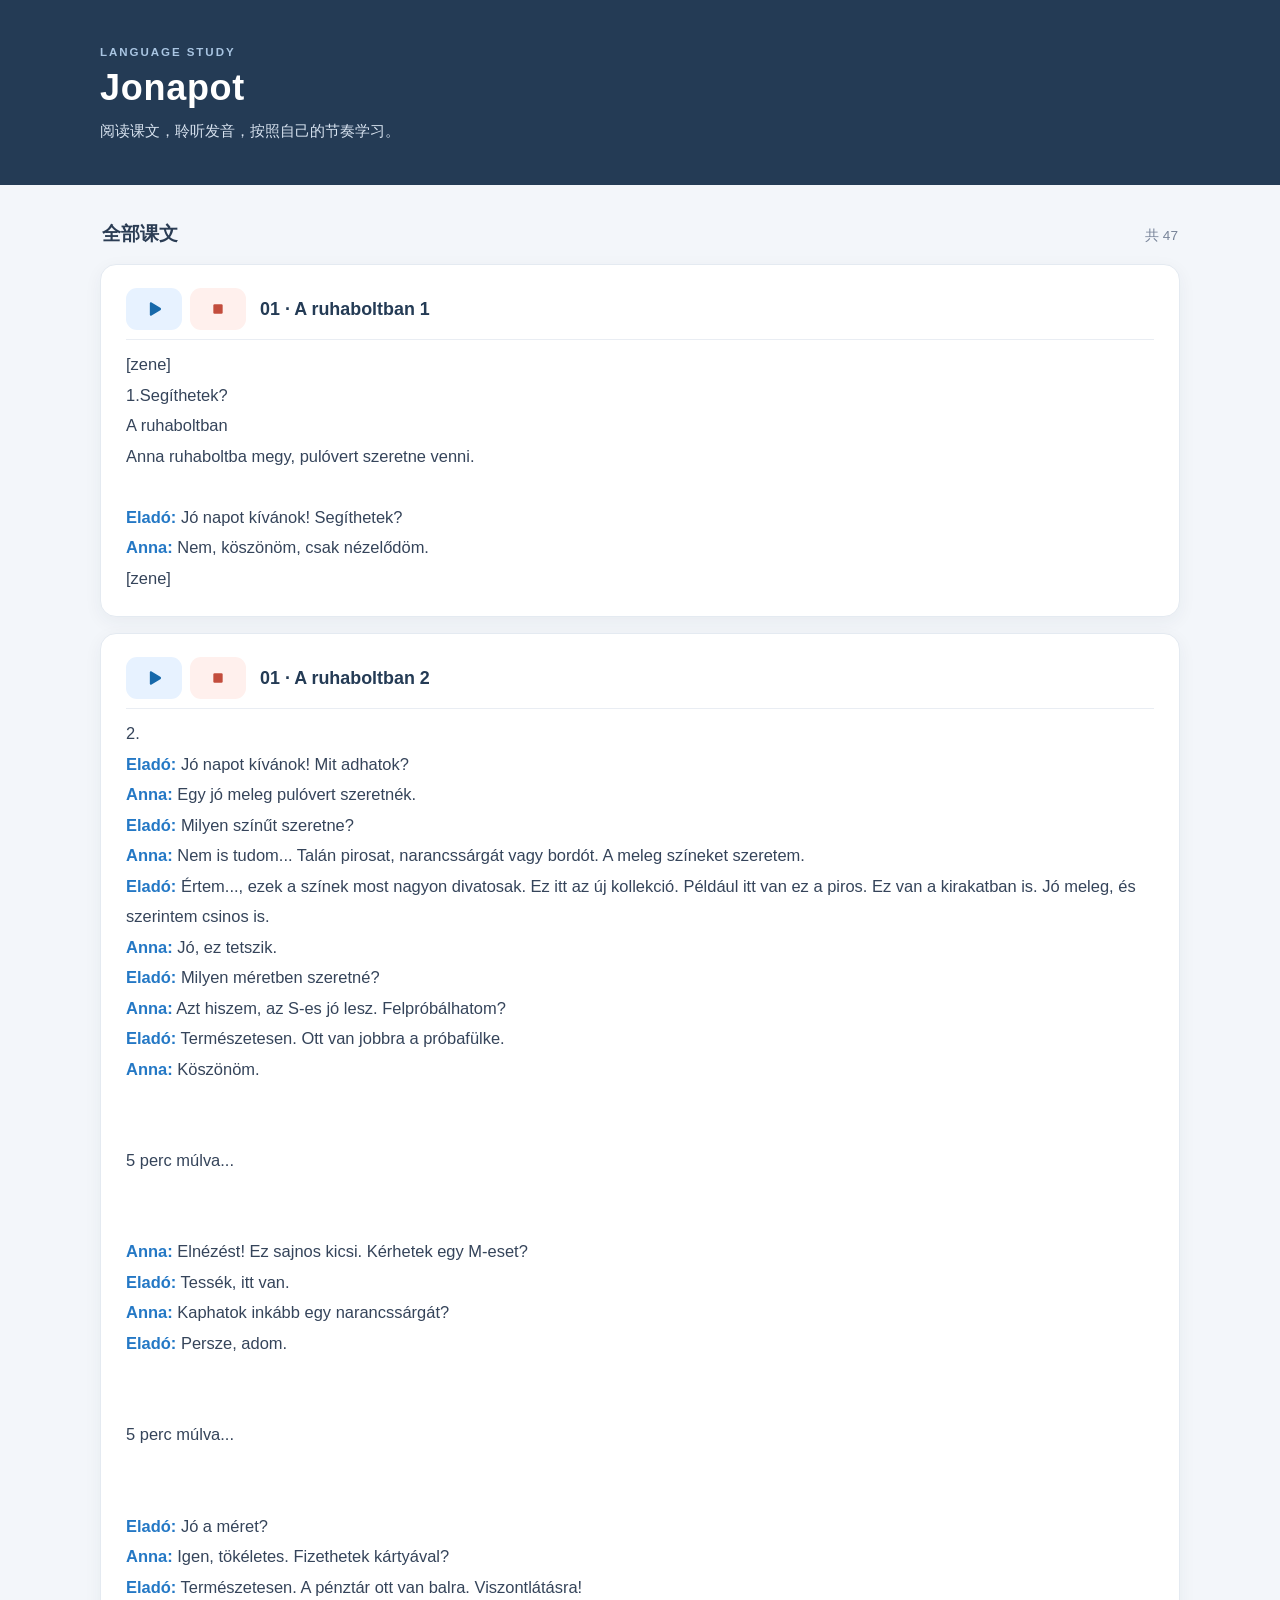
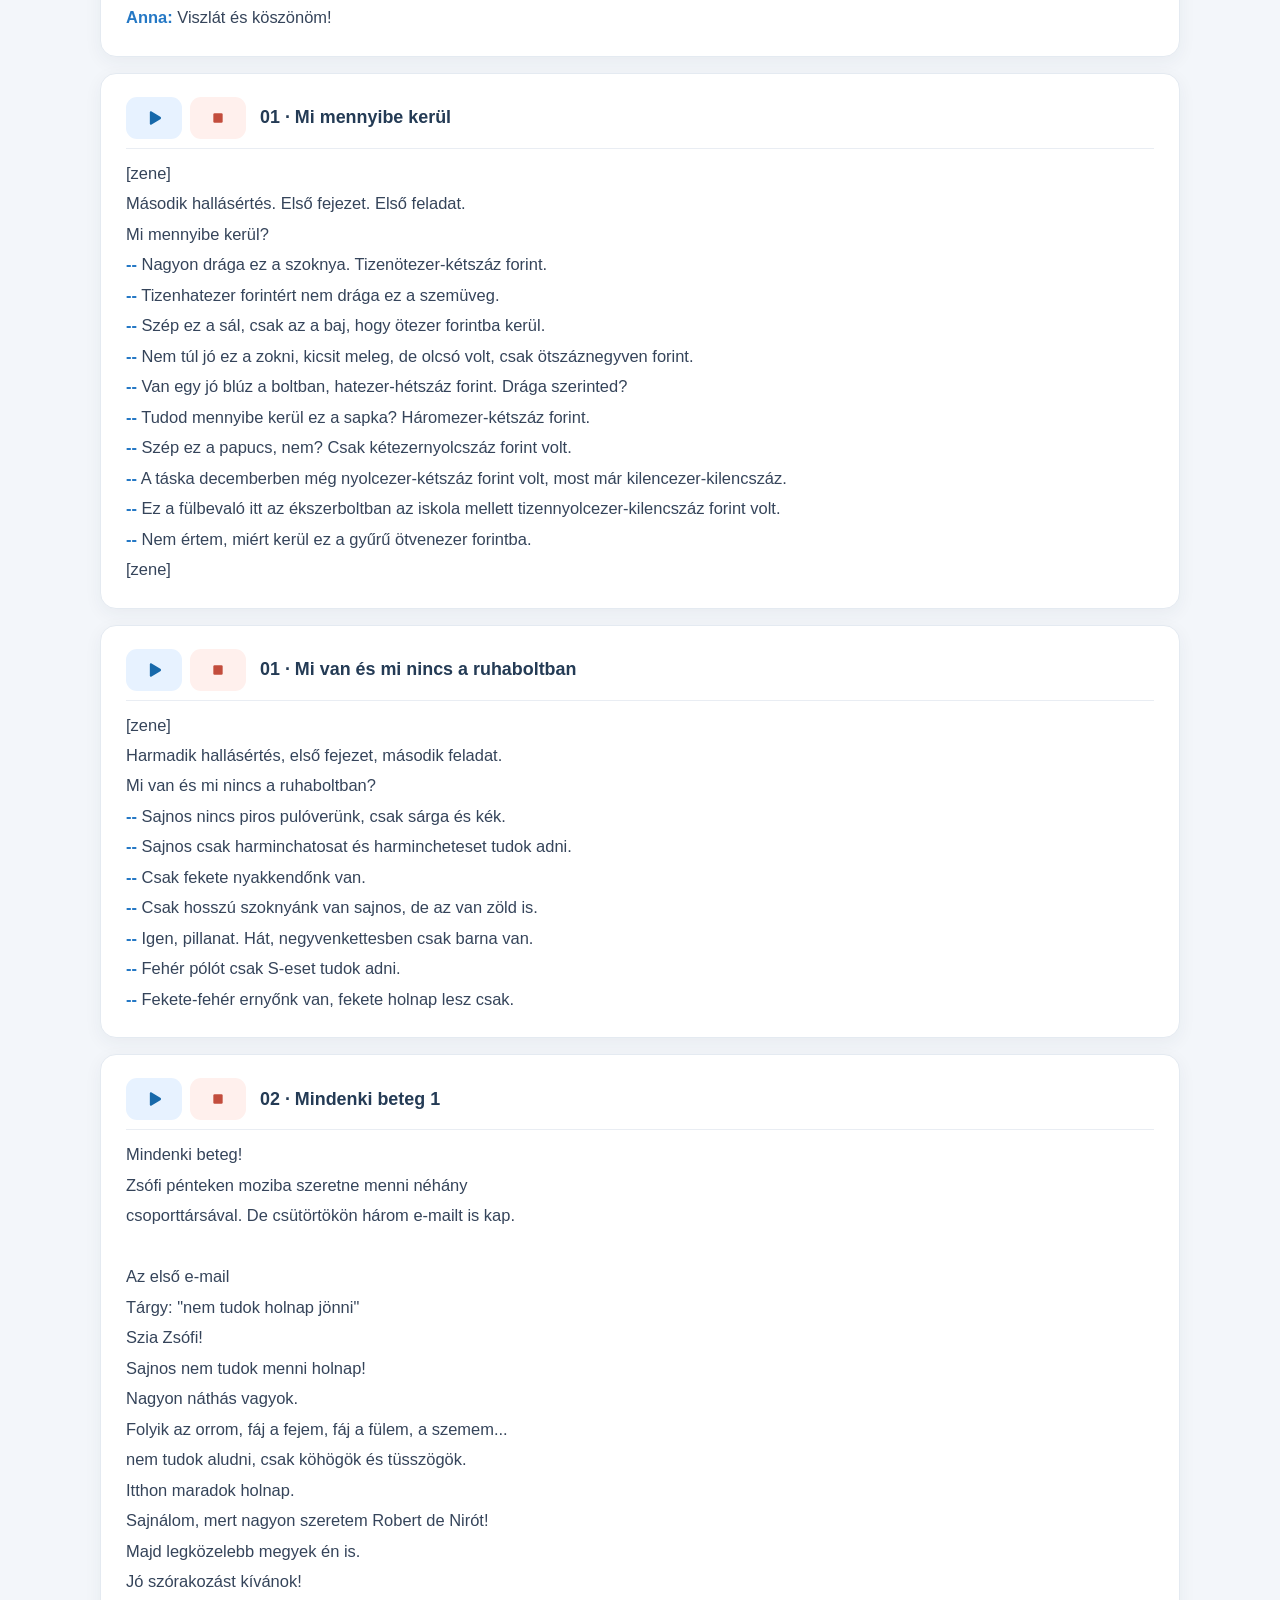
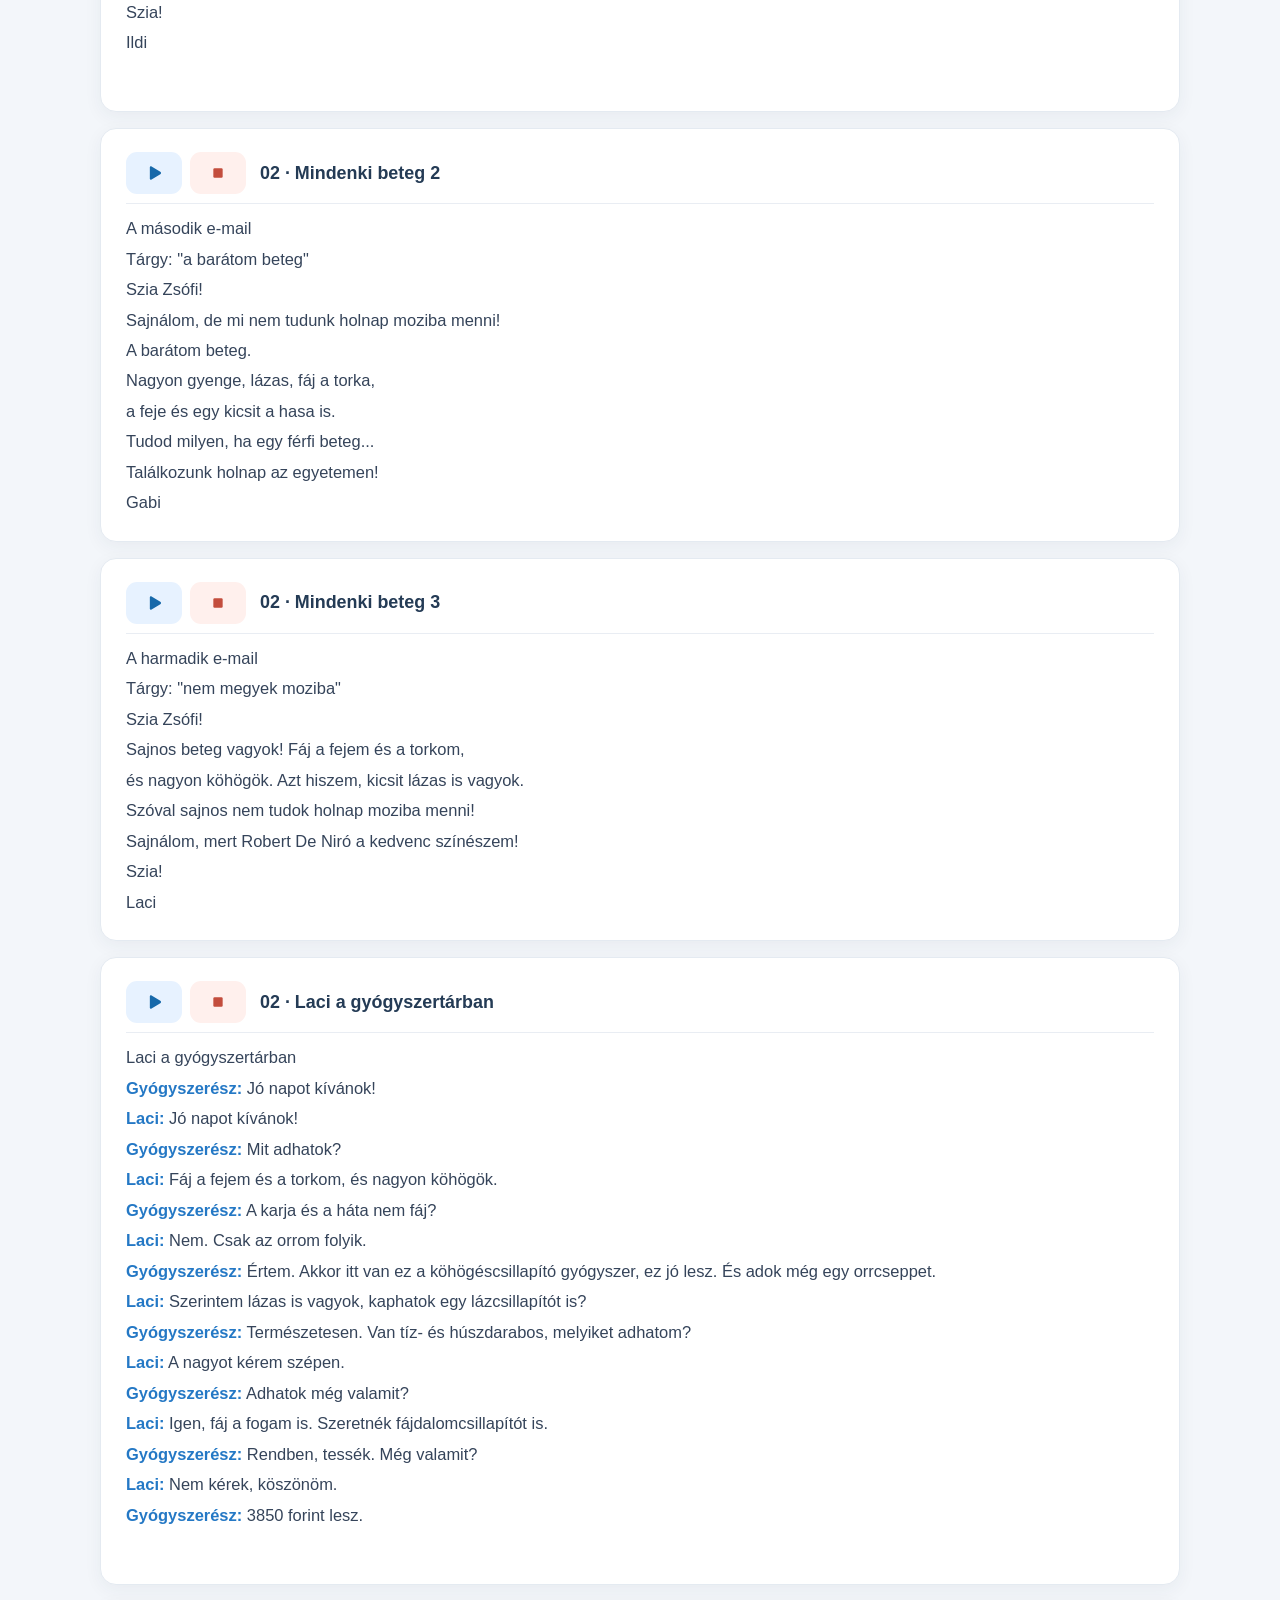
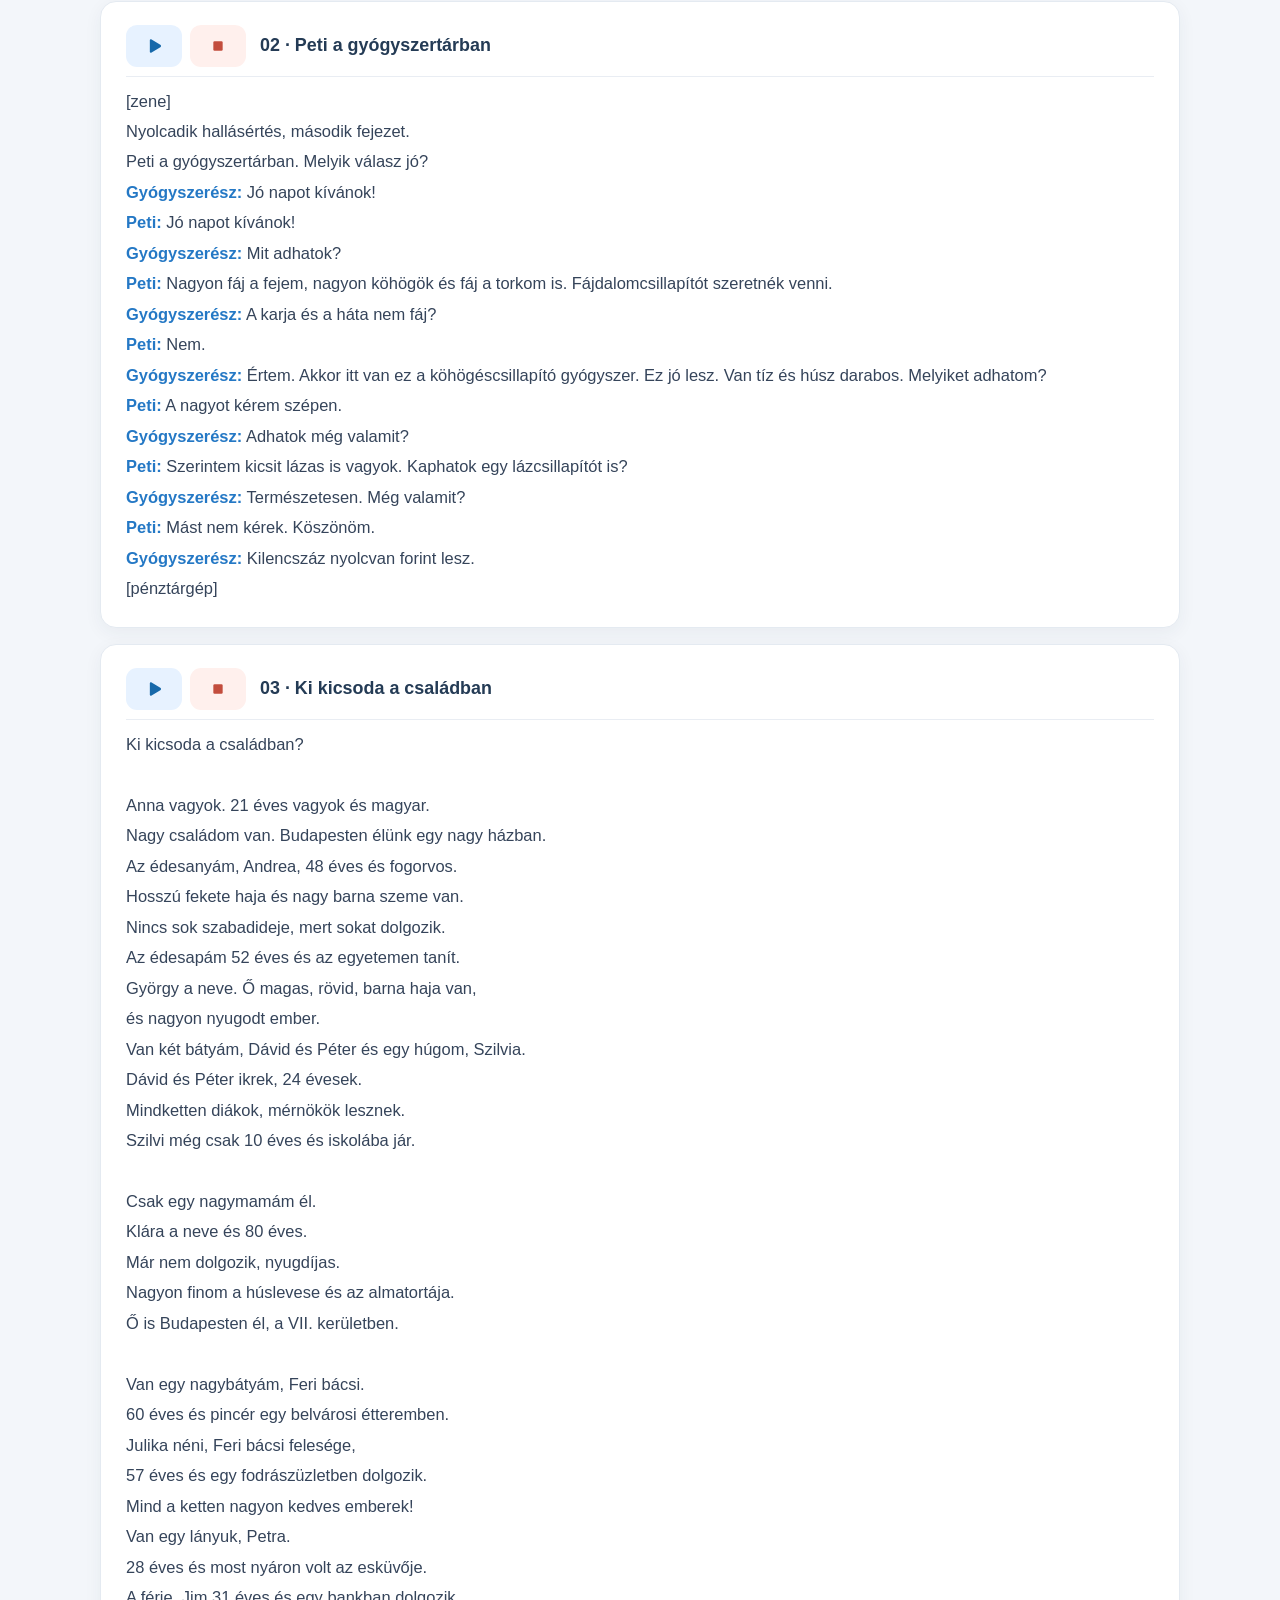
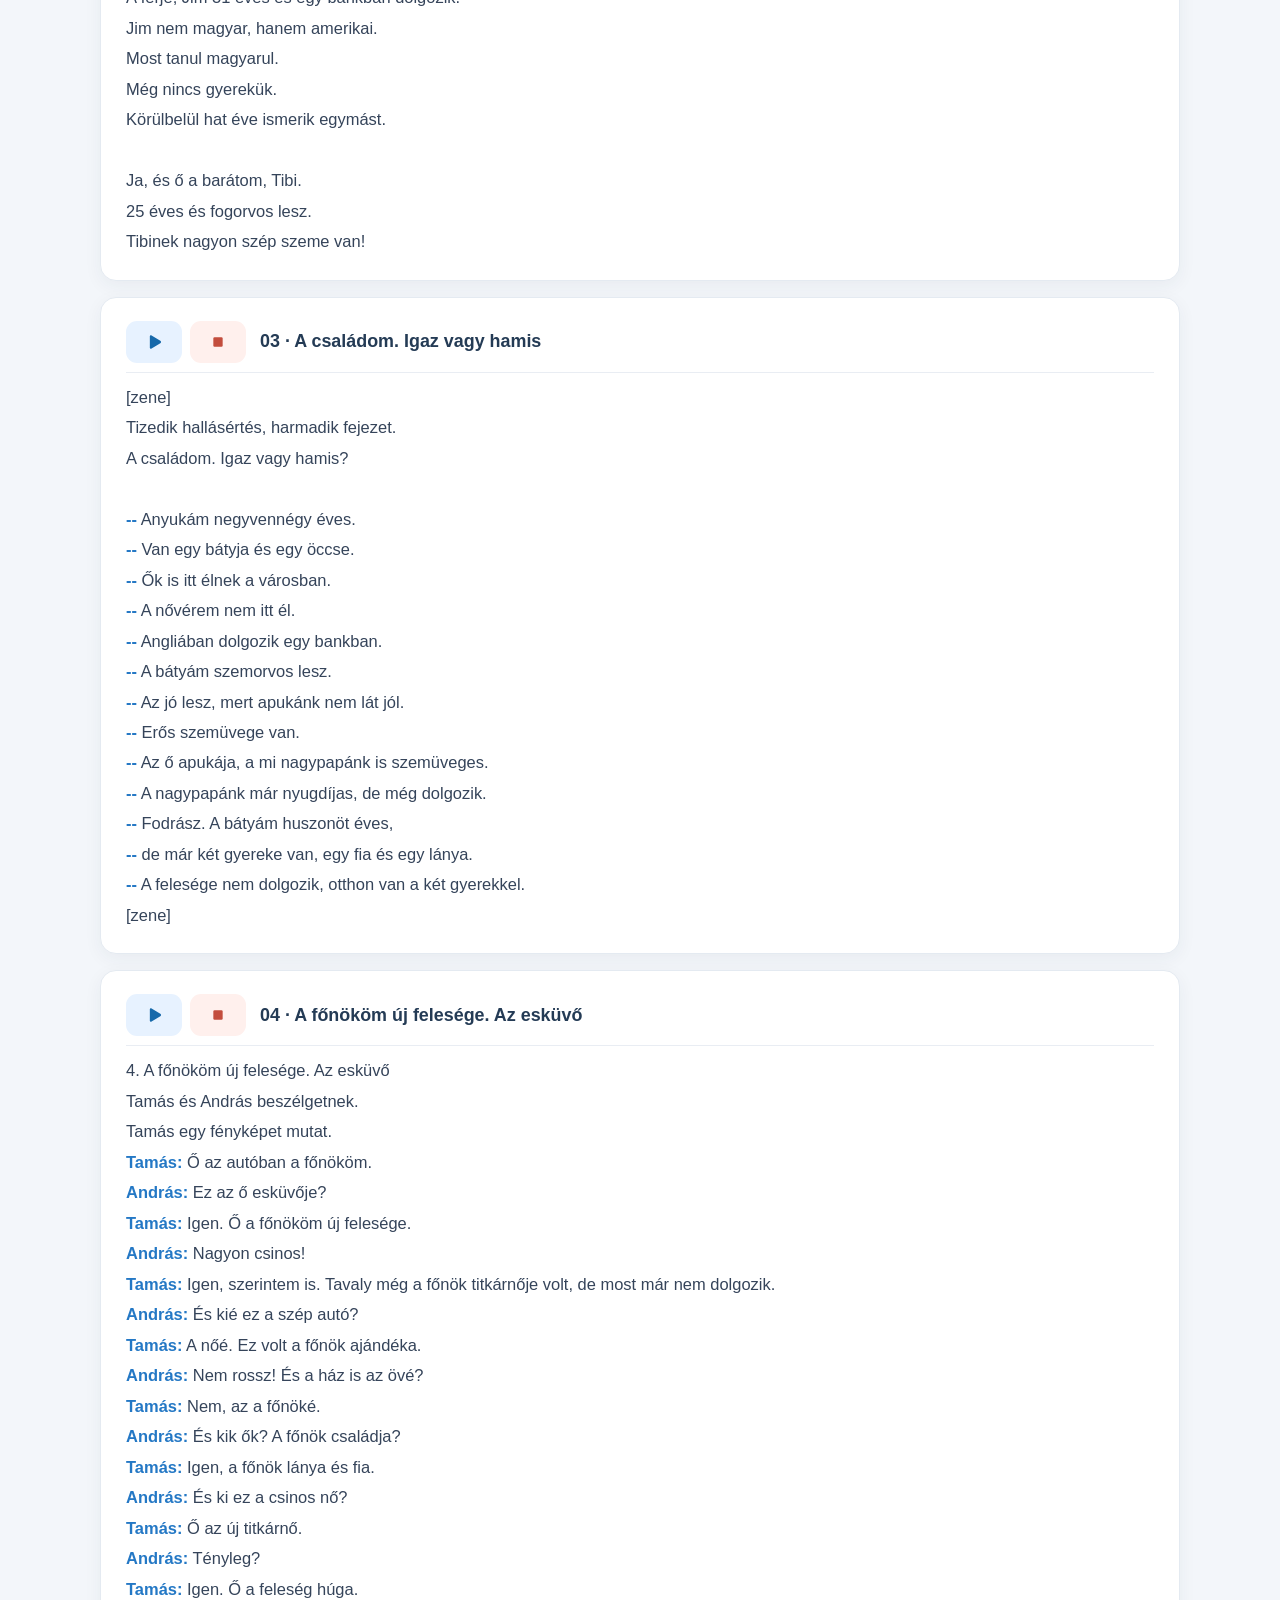
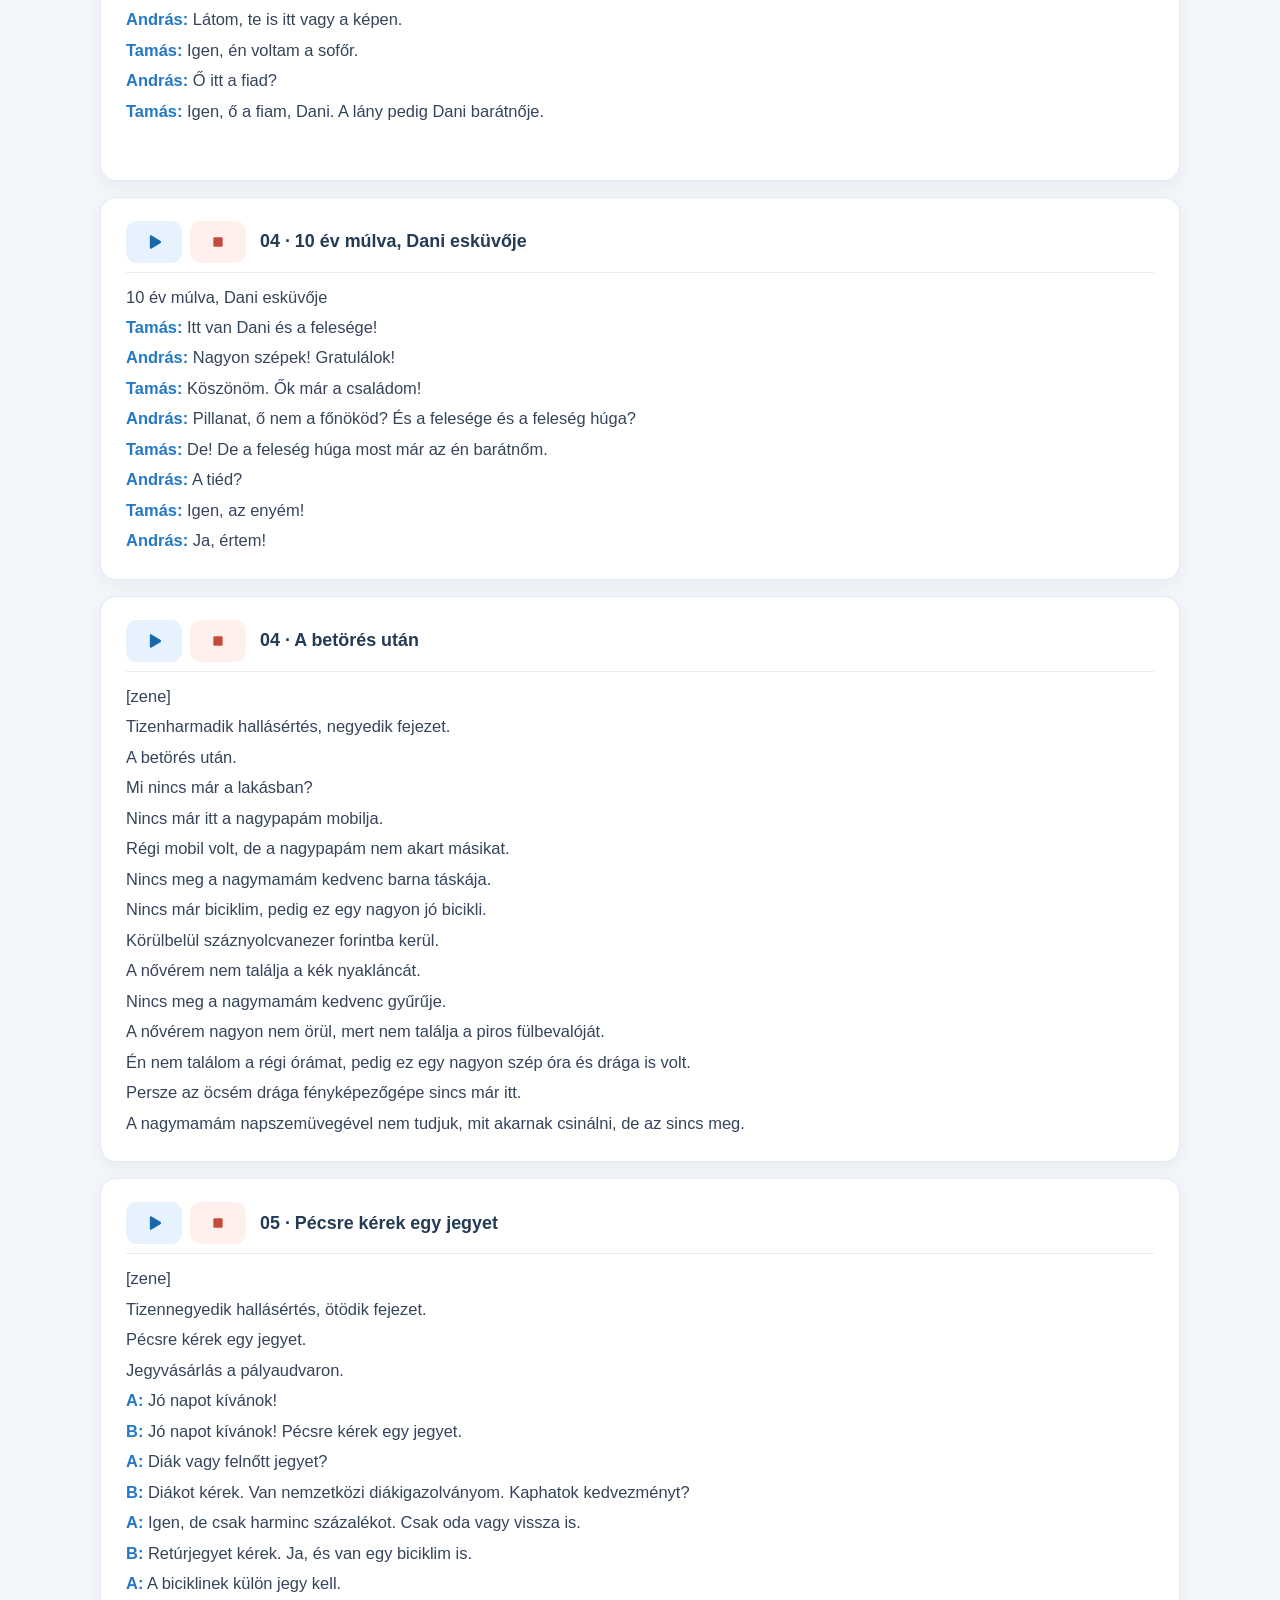
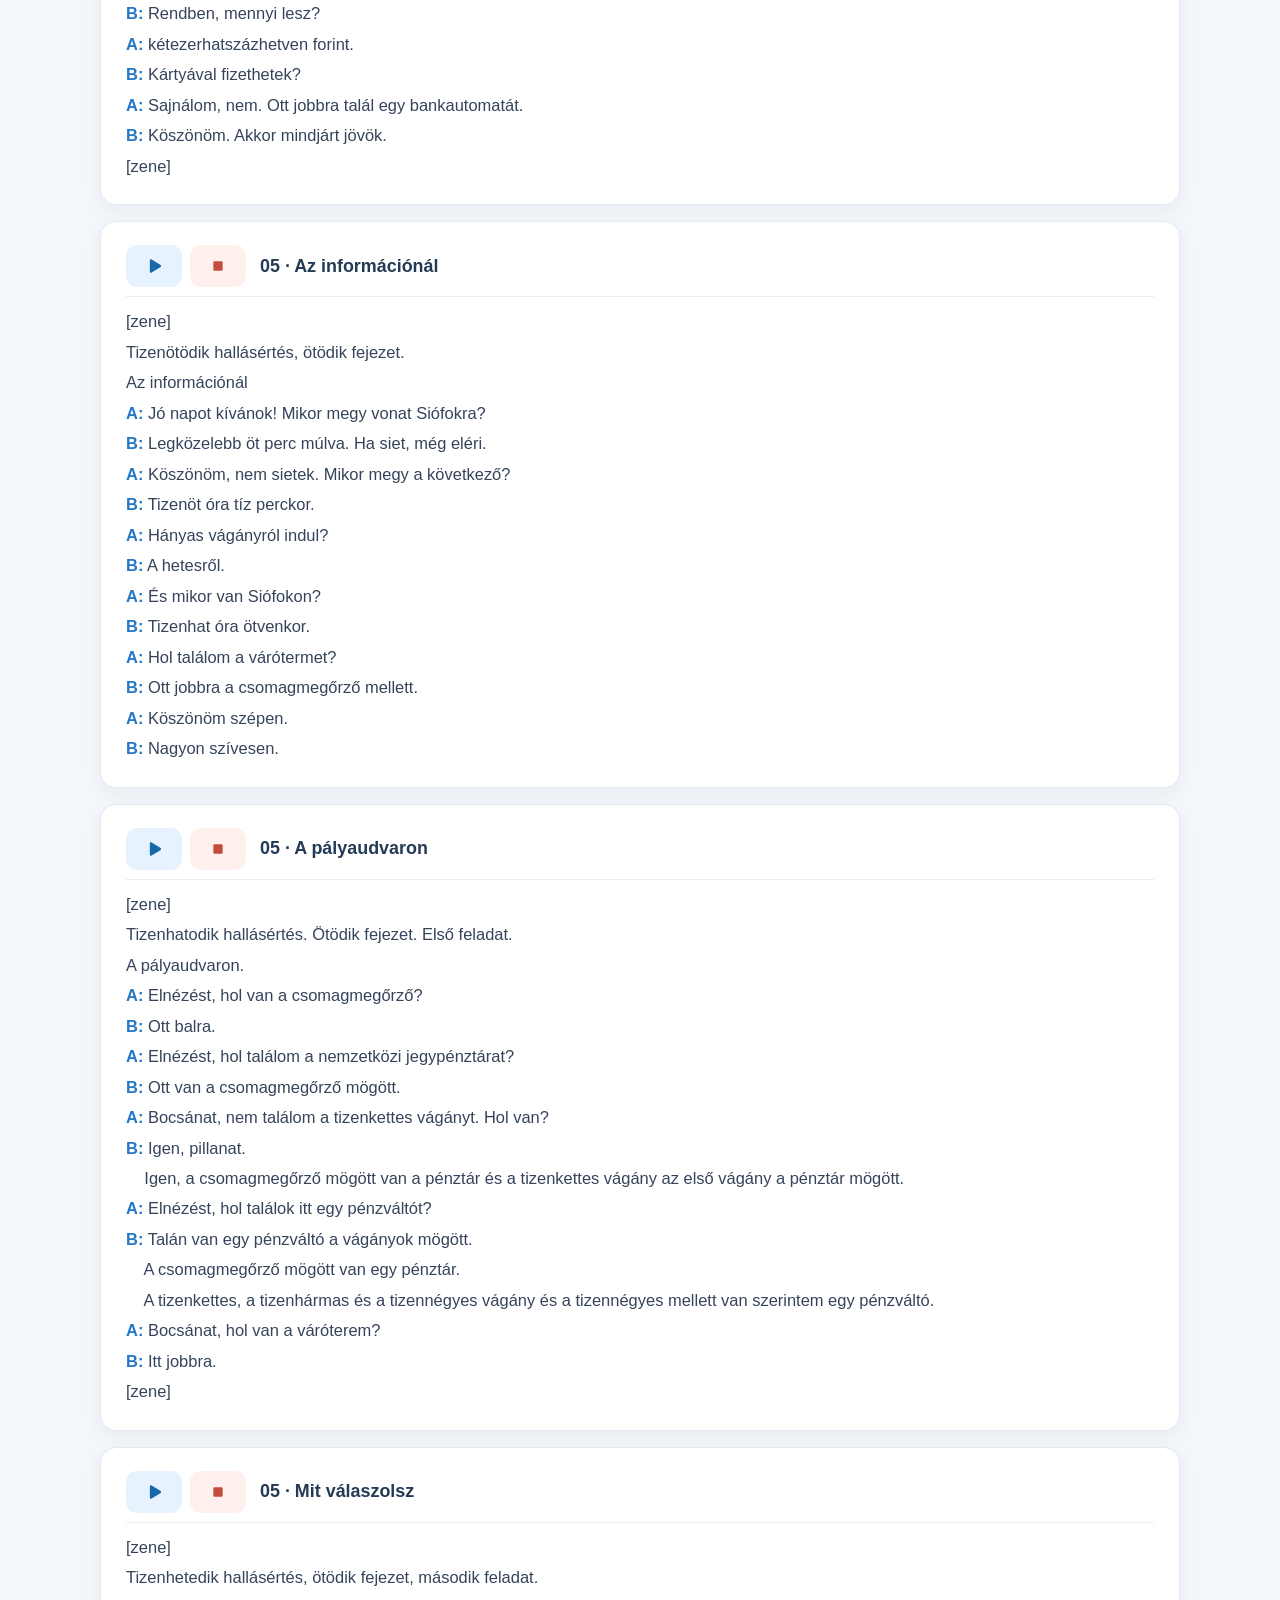
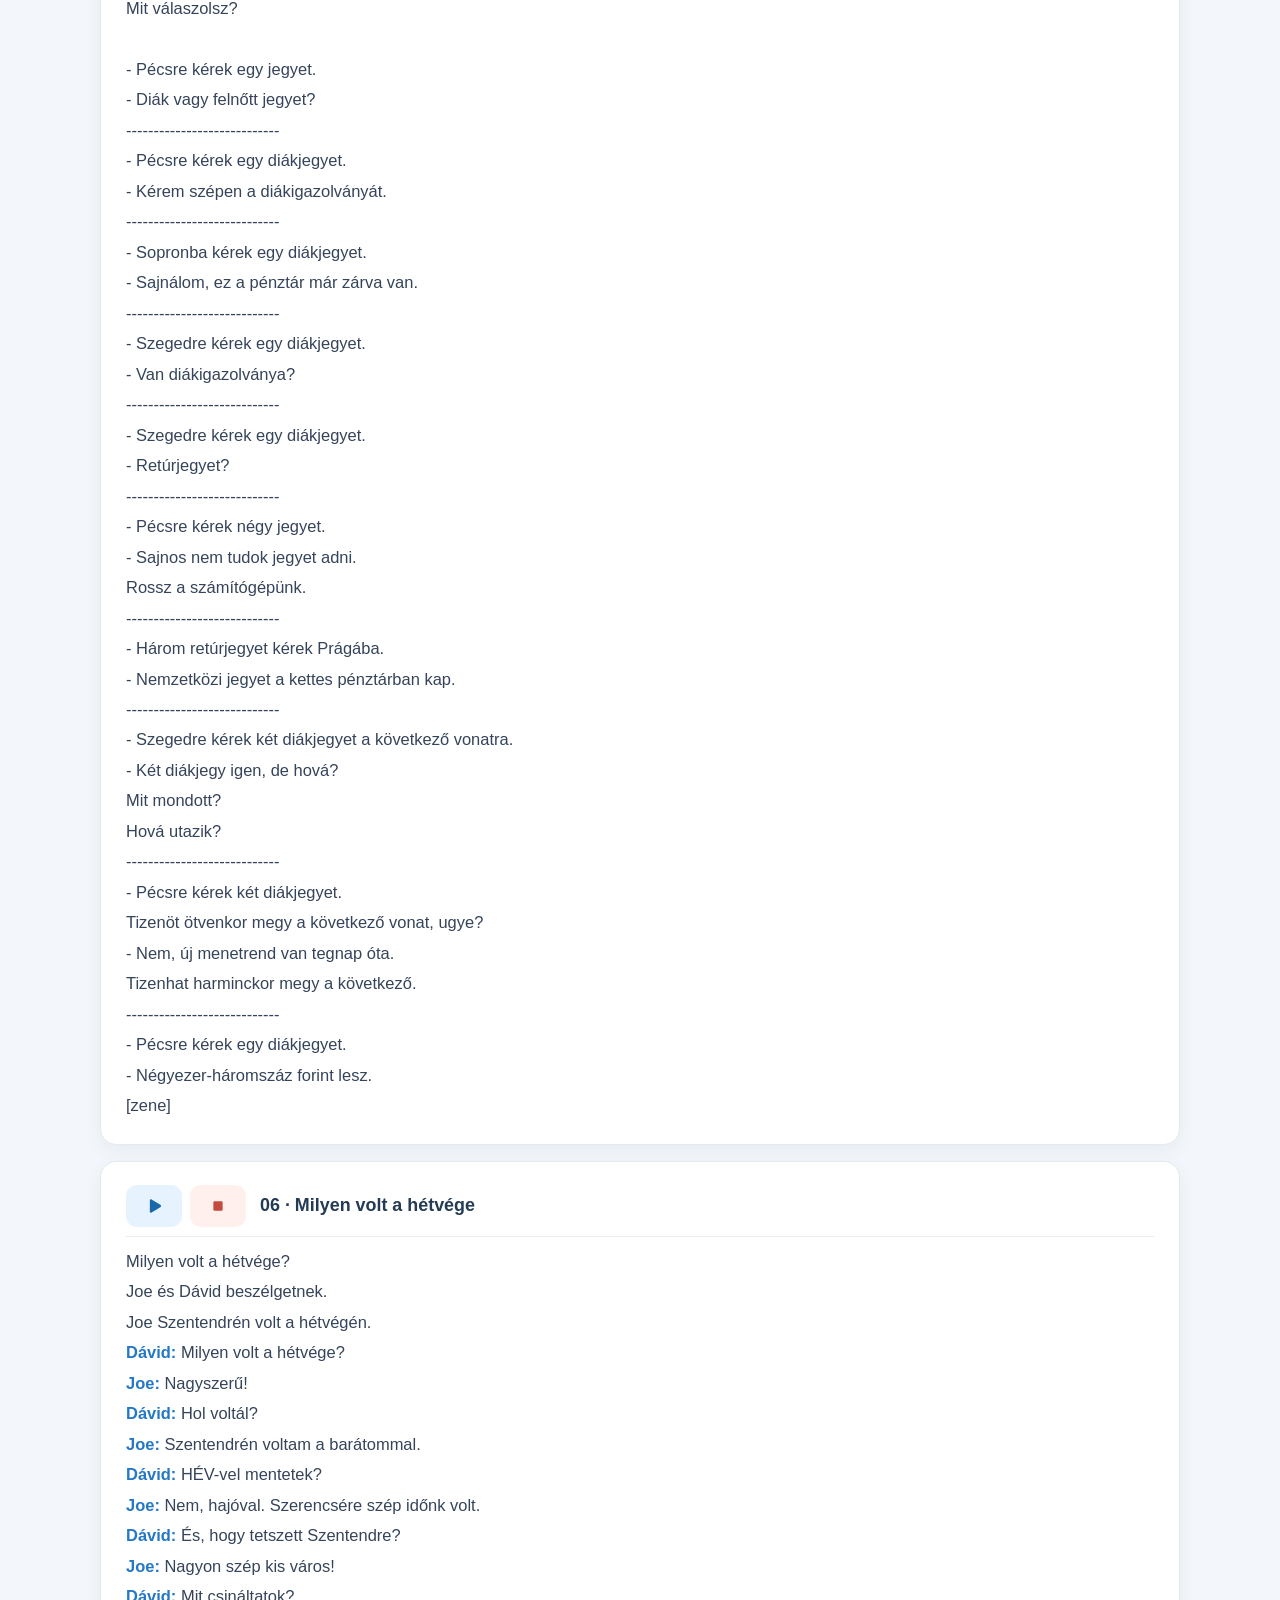
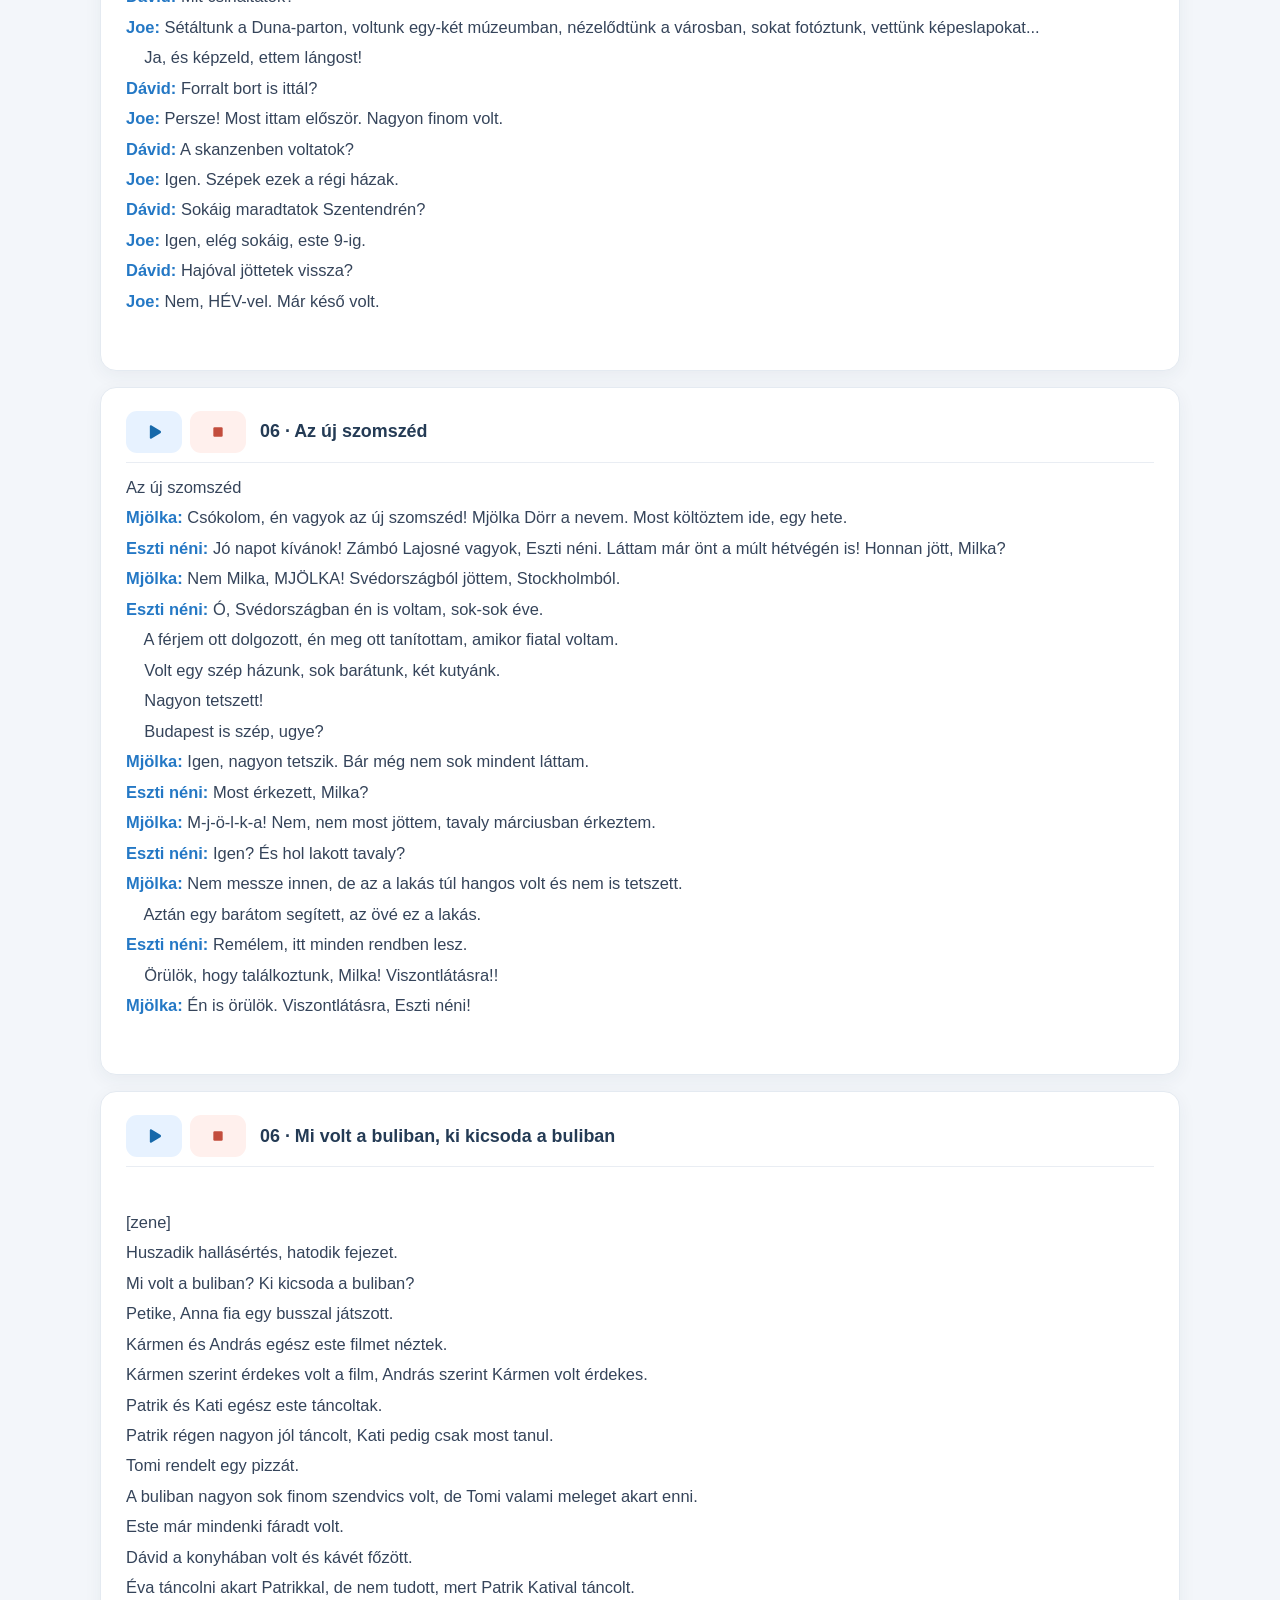
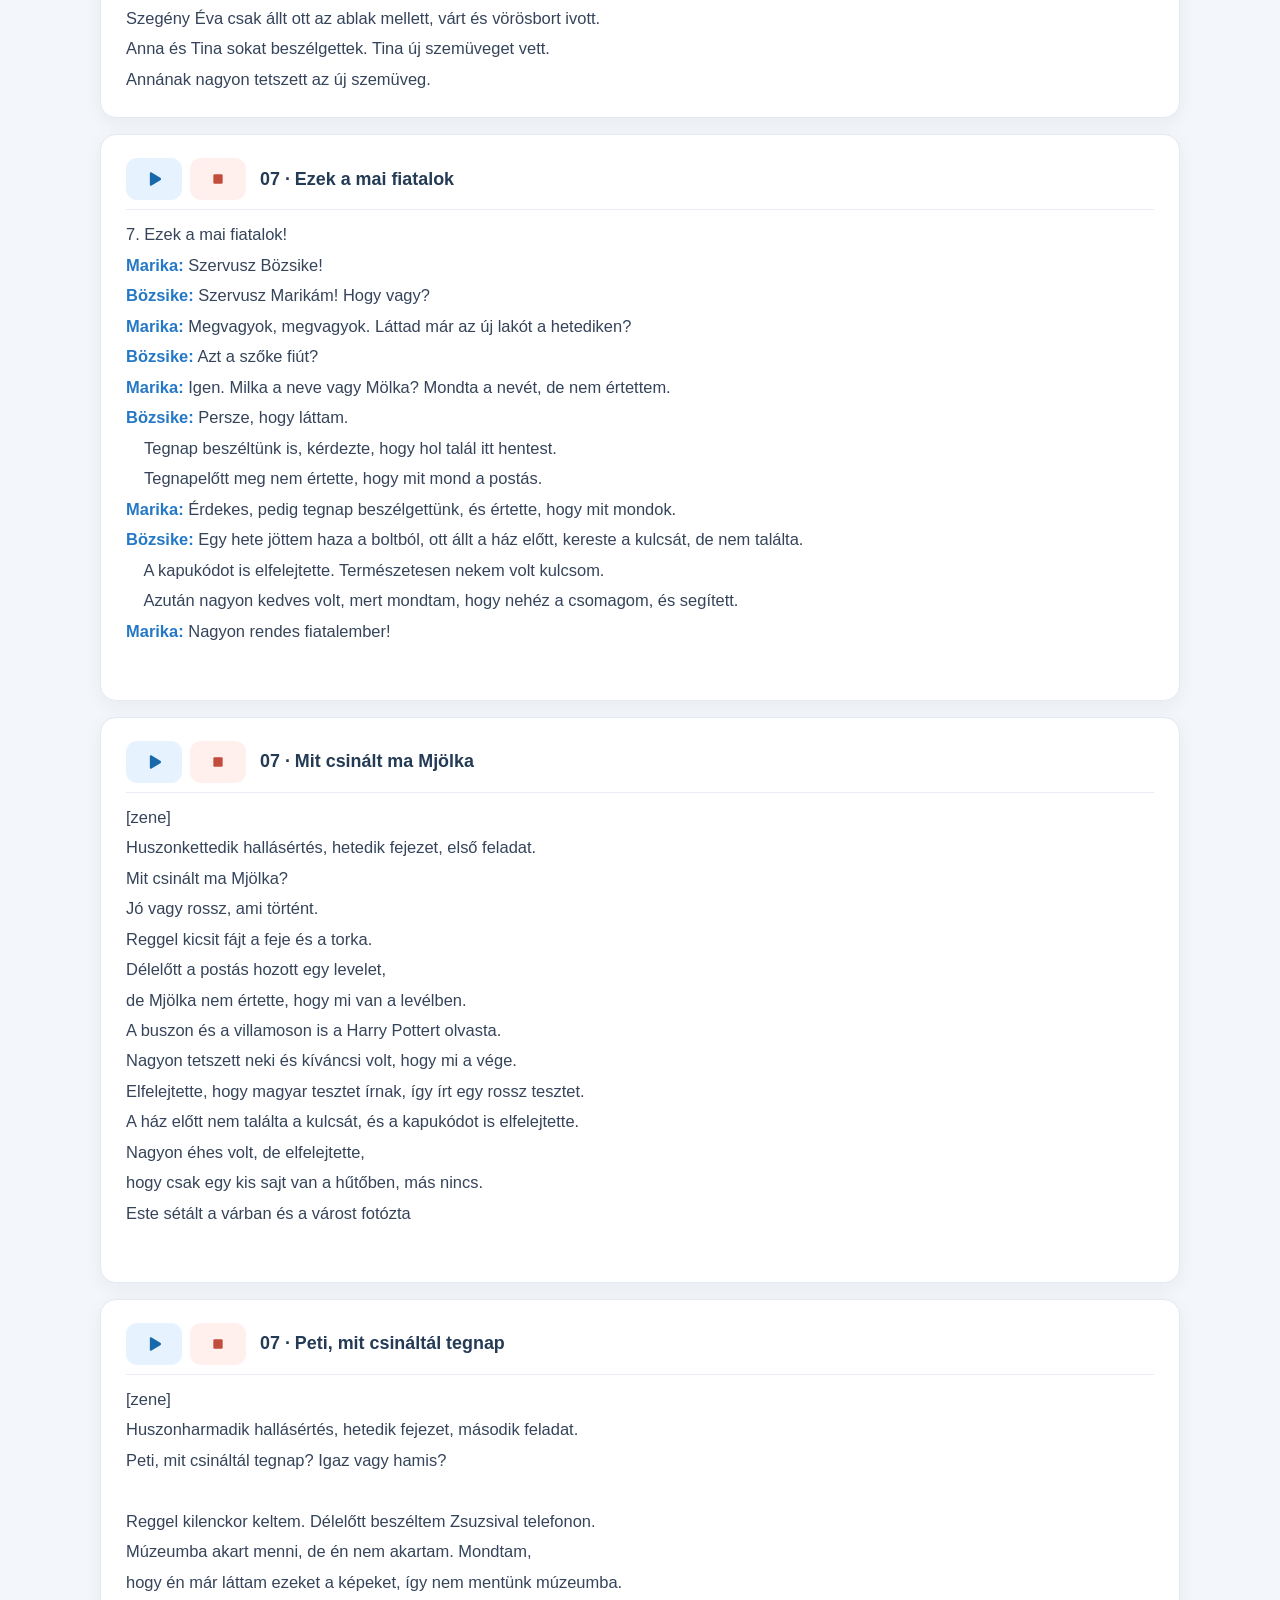
<file: index.html>
<!doctype html>
<html lang="zh-CN">
<head>
  <meta charset="utf-8">
  <meta name="viewport" content="width=device-width, initial-scale=1">
  <meta name="description" content="外语课文与听力学习页面">
  <title>jonapot</title>
  <link rel="stylesheet" href="style5.css">
  <script src="audio5.js" defer></script>
</head>
<body>
  <header class="site-header">
    <div class="header-inner">
      <p class="eyebrow">LANGUAGE STUDY</p>
      <h1>Jonapot</h1>
      <p class="subtitle">阅读课文，聆听发音，按照自己的节奏学习。</p>
    </div>
  </header>

  <main class="page-content">
    <div class="list-heading">
      <h2>全部课文</h2>
      <p id="lesson-count" class="lesson-count" aria-live="polite"></p>
    </div>

    <section id="lesson-list" class="lesson-list" aria-label="全部课文">
      <p class="loading-message">正在载入课文……</p>
    </section>
  </main>

  <footer class="site-footer">
    <p>Language Learning</p>
  </footer>

  <!-- 全站共用一个播放器，音频只在点击播放时才加载。 -->
  <audio id="lesson-audio" preload="none"></audio>
</body>
</html>
</file>
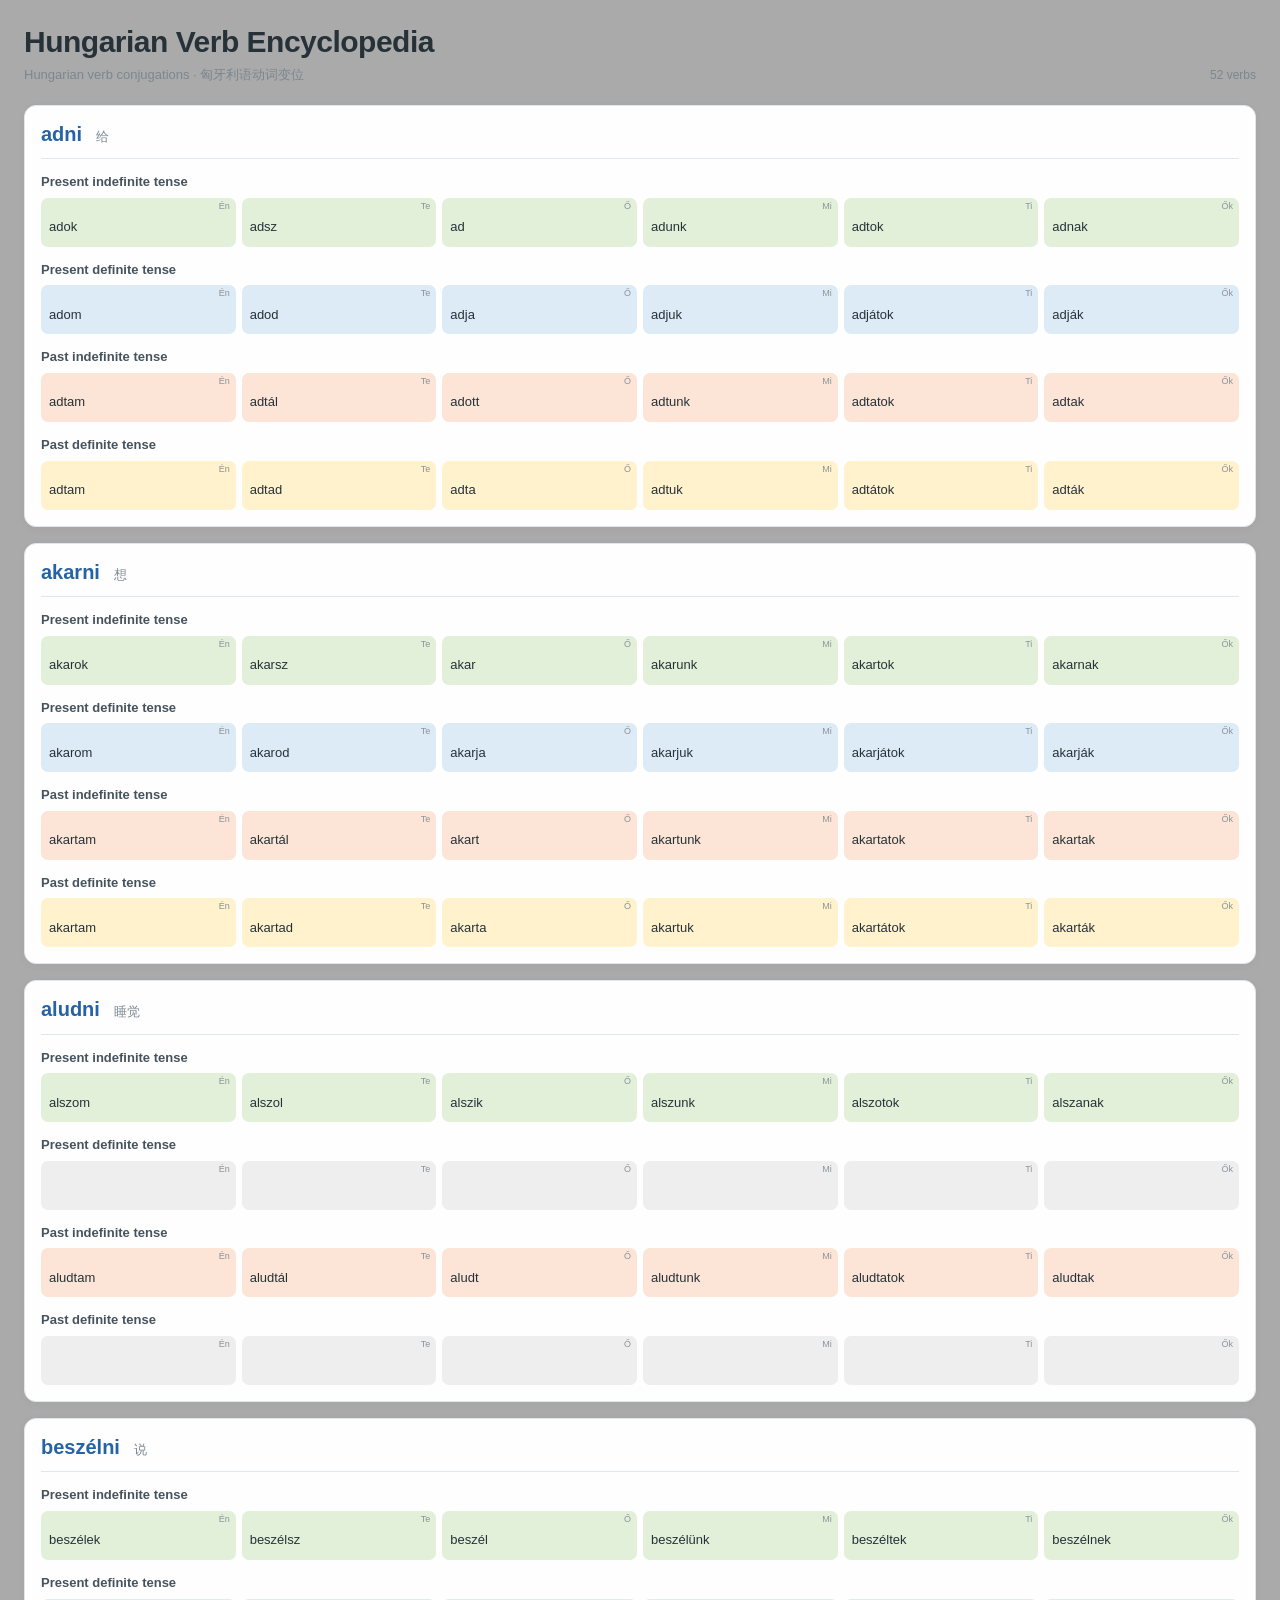
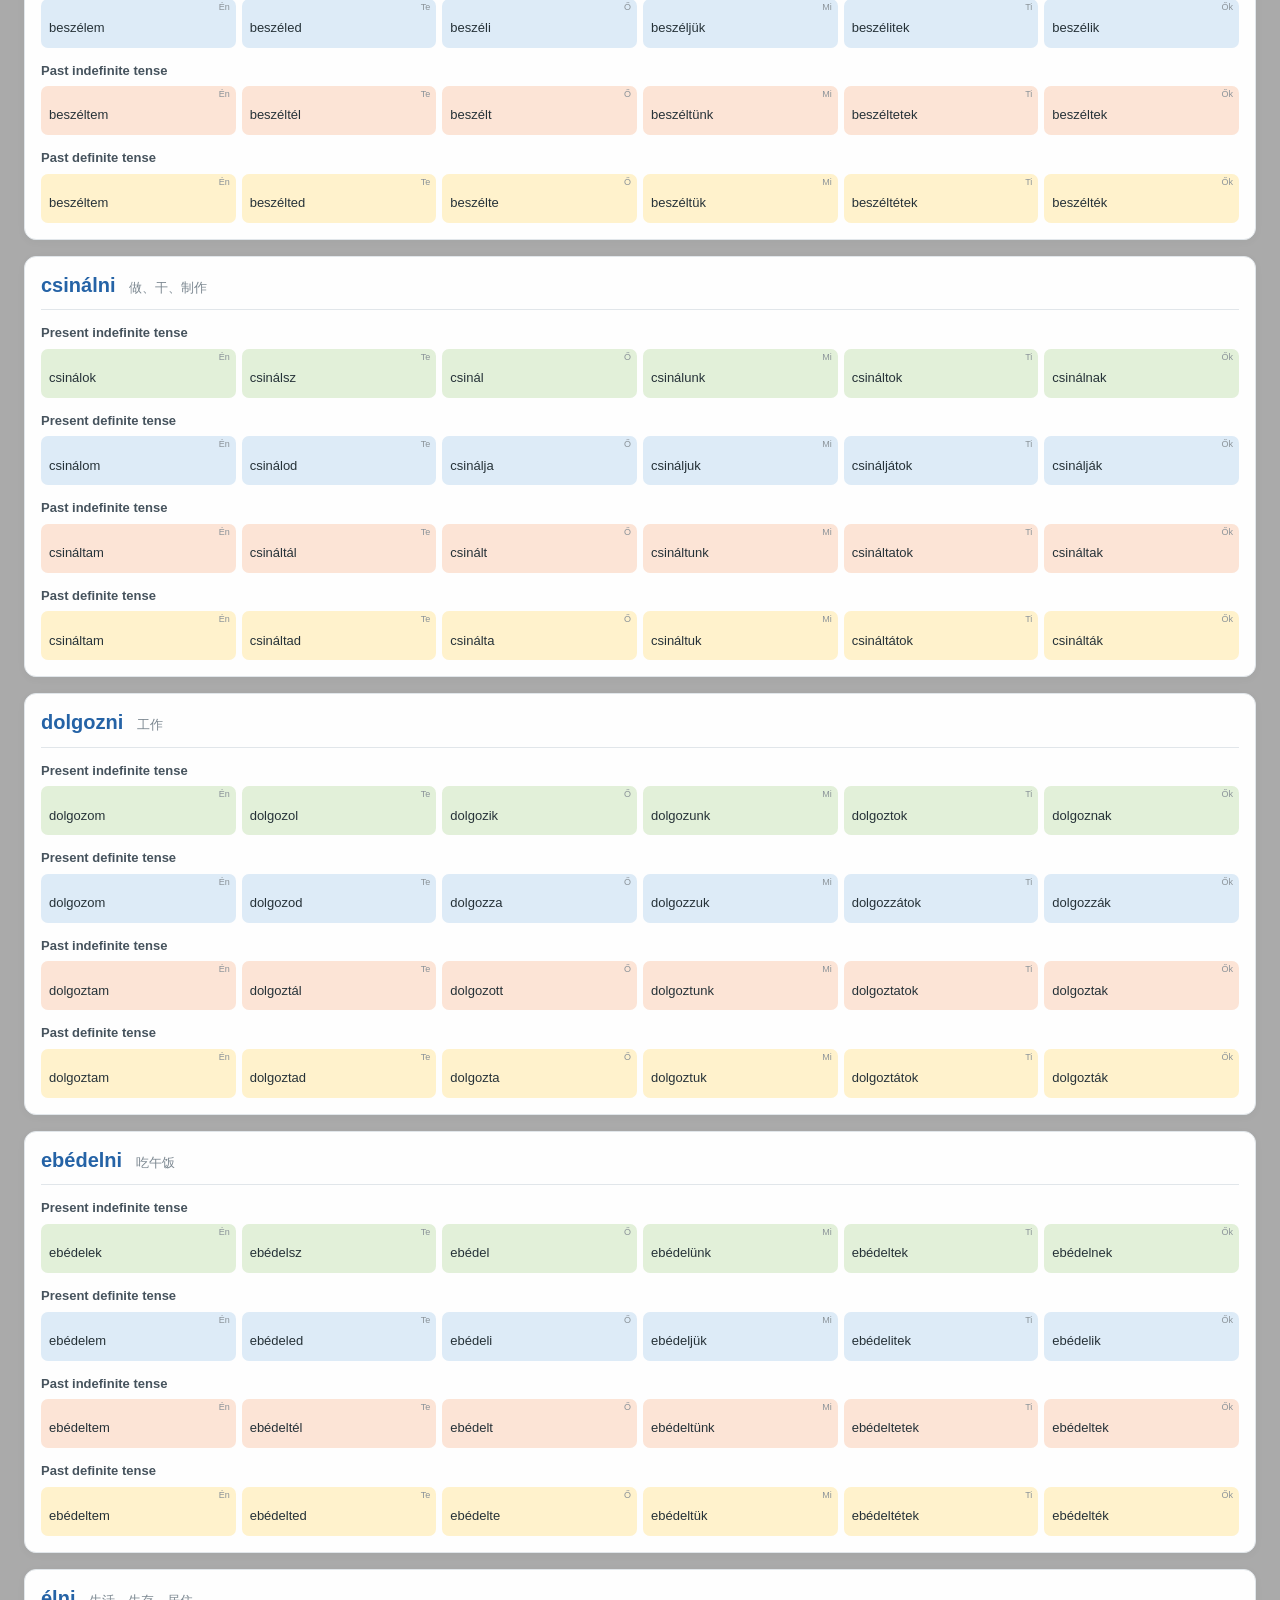
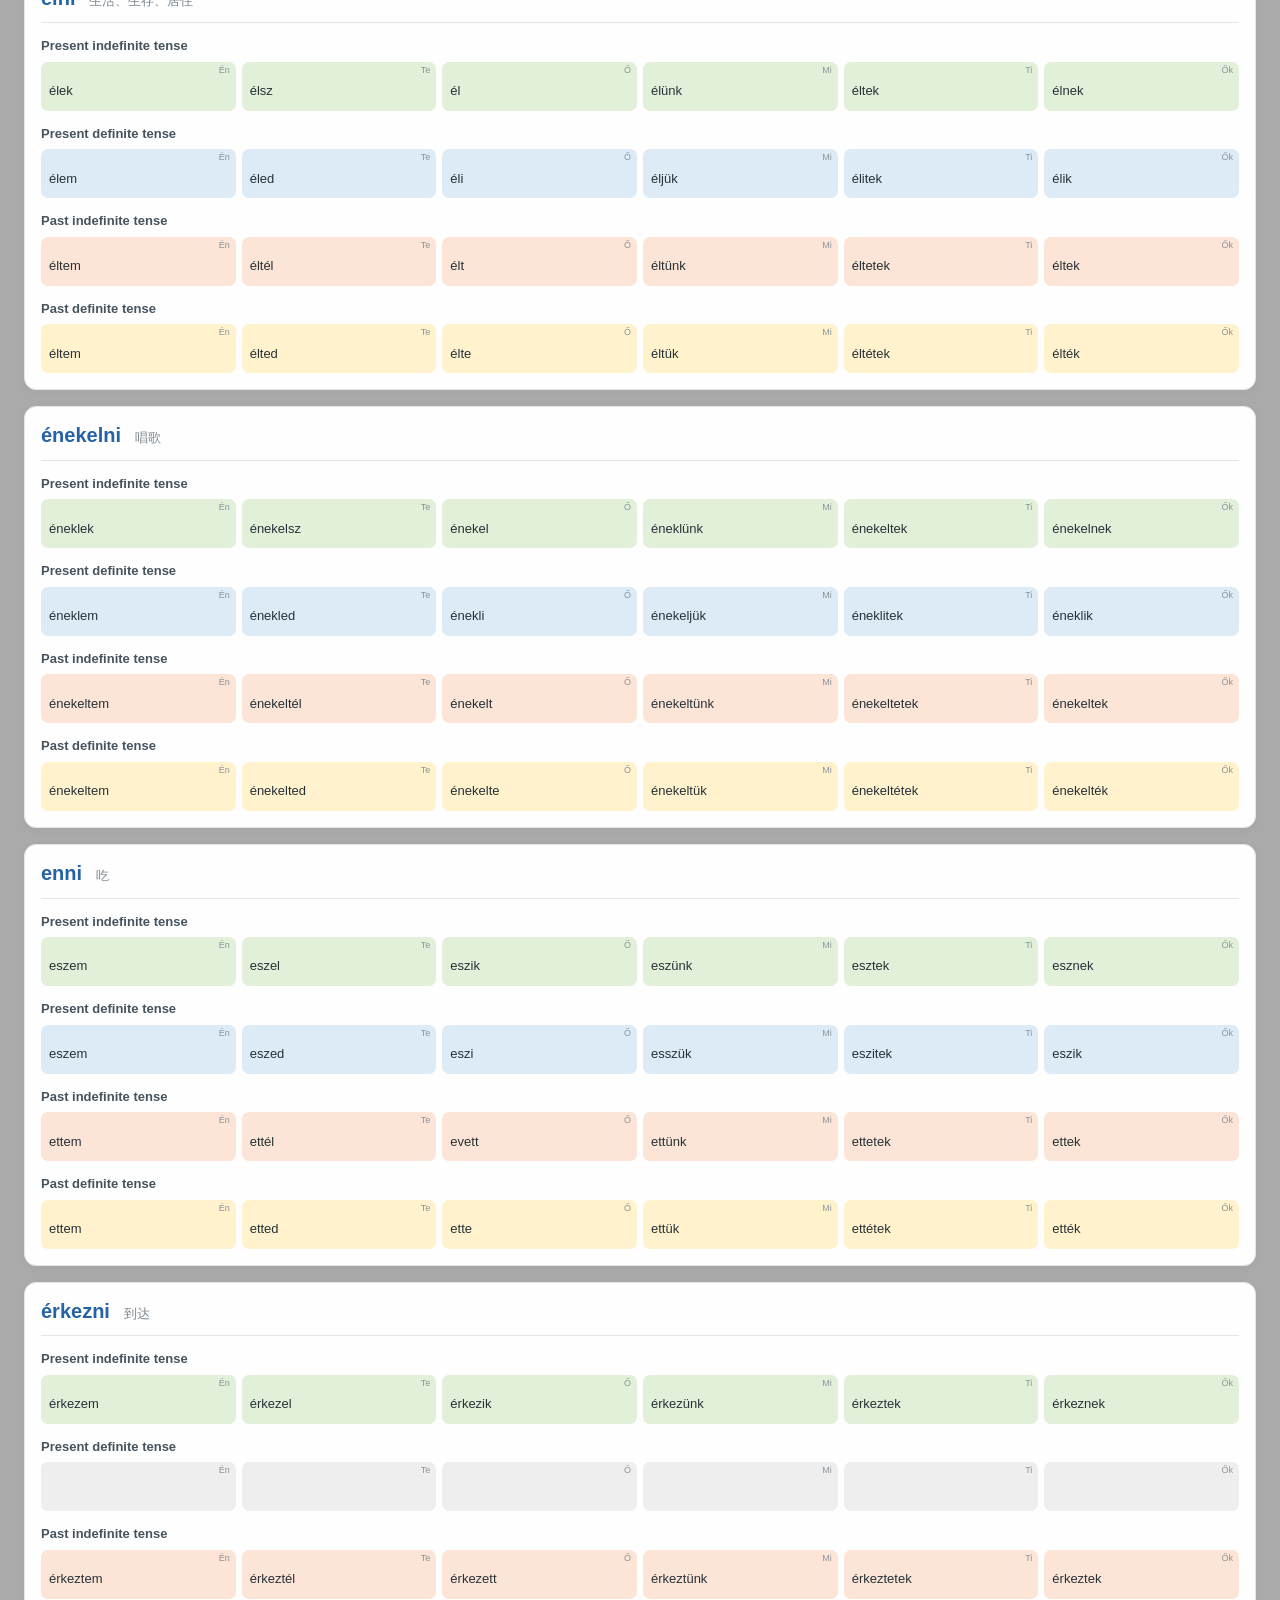
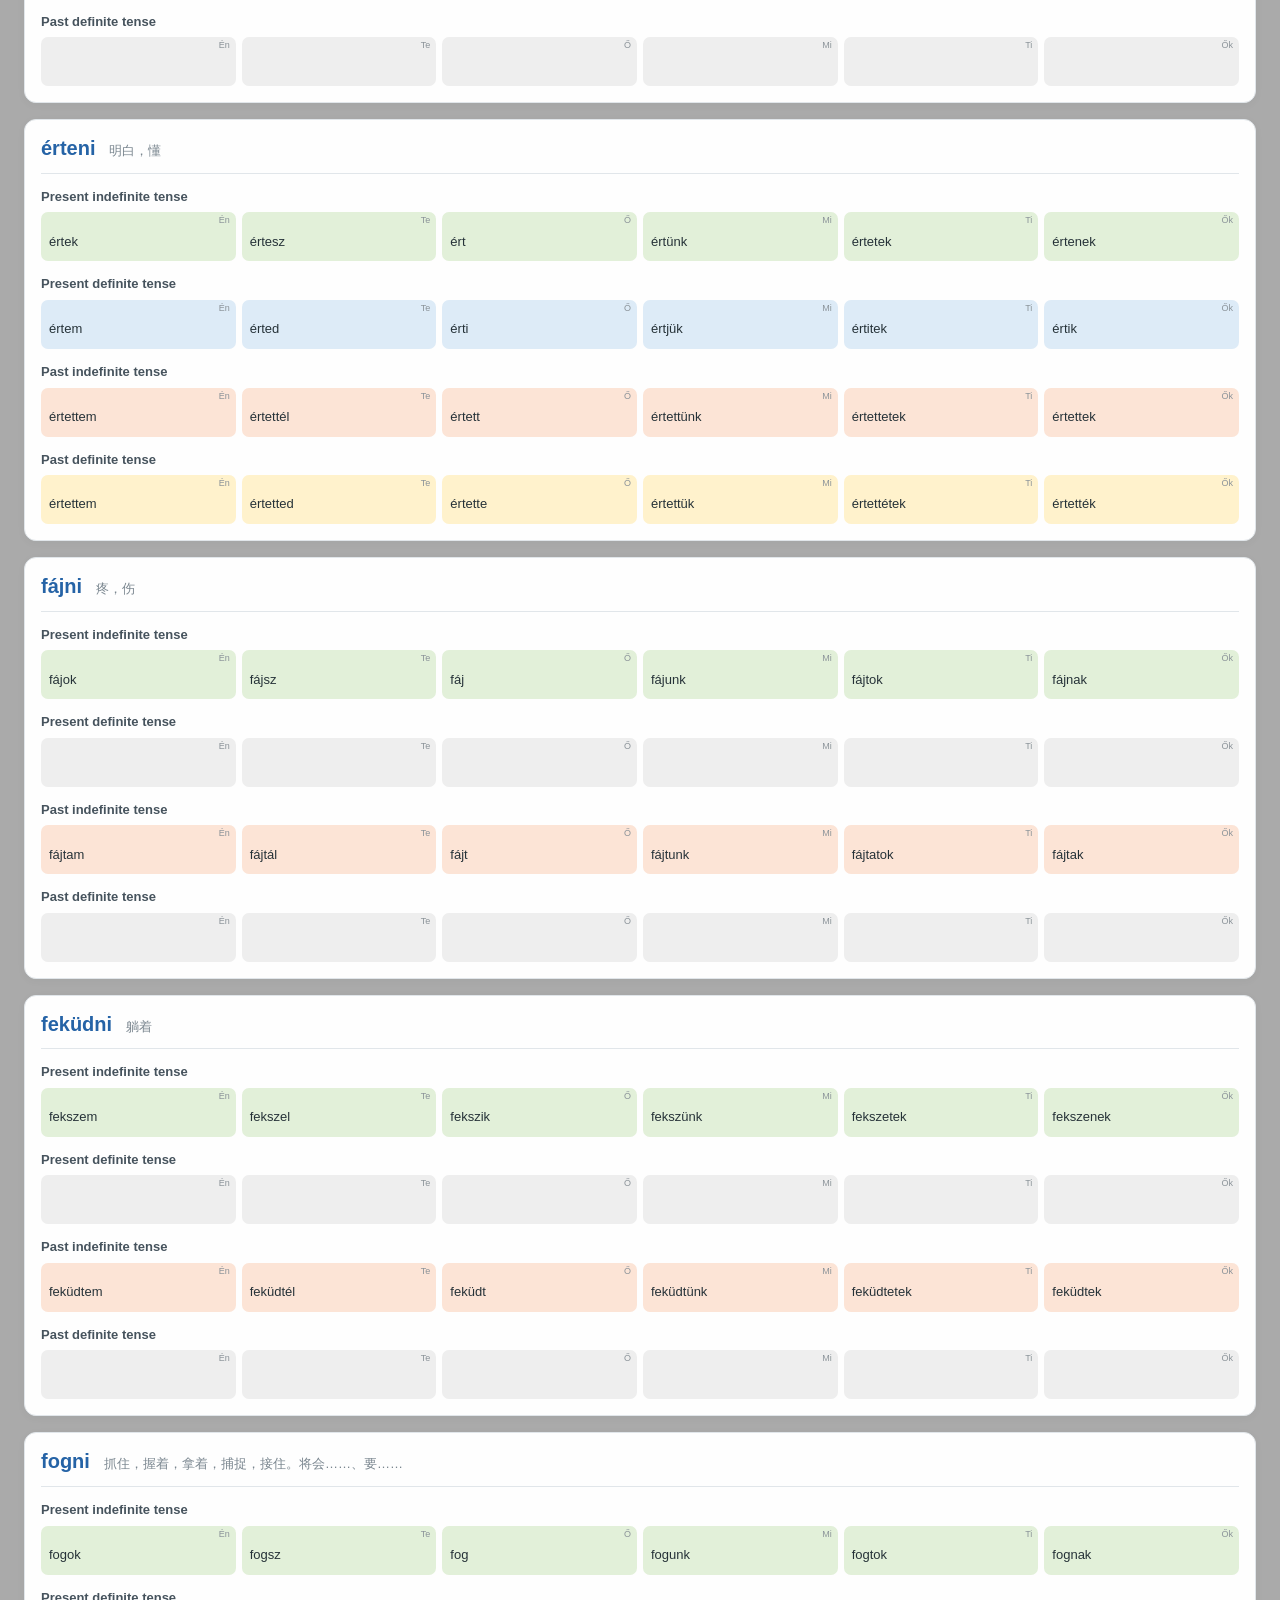
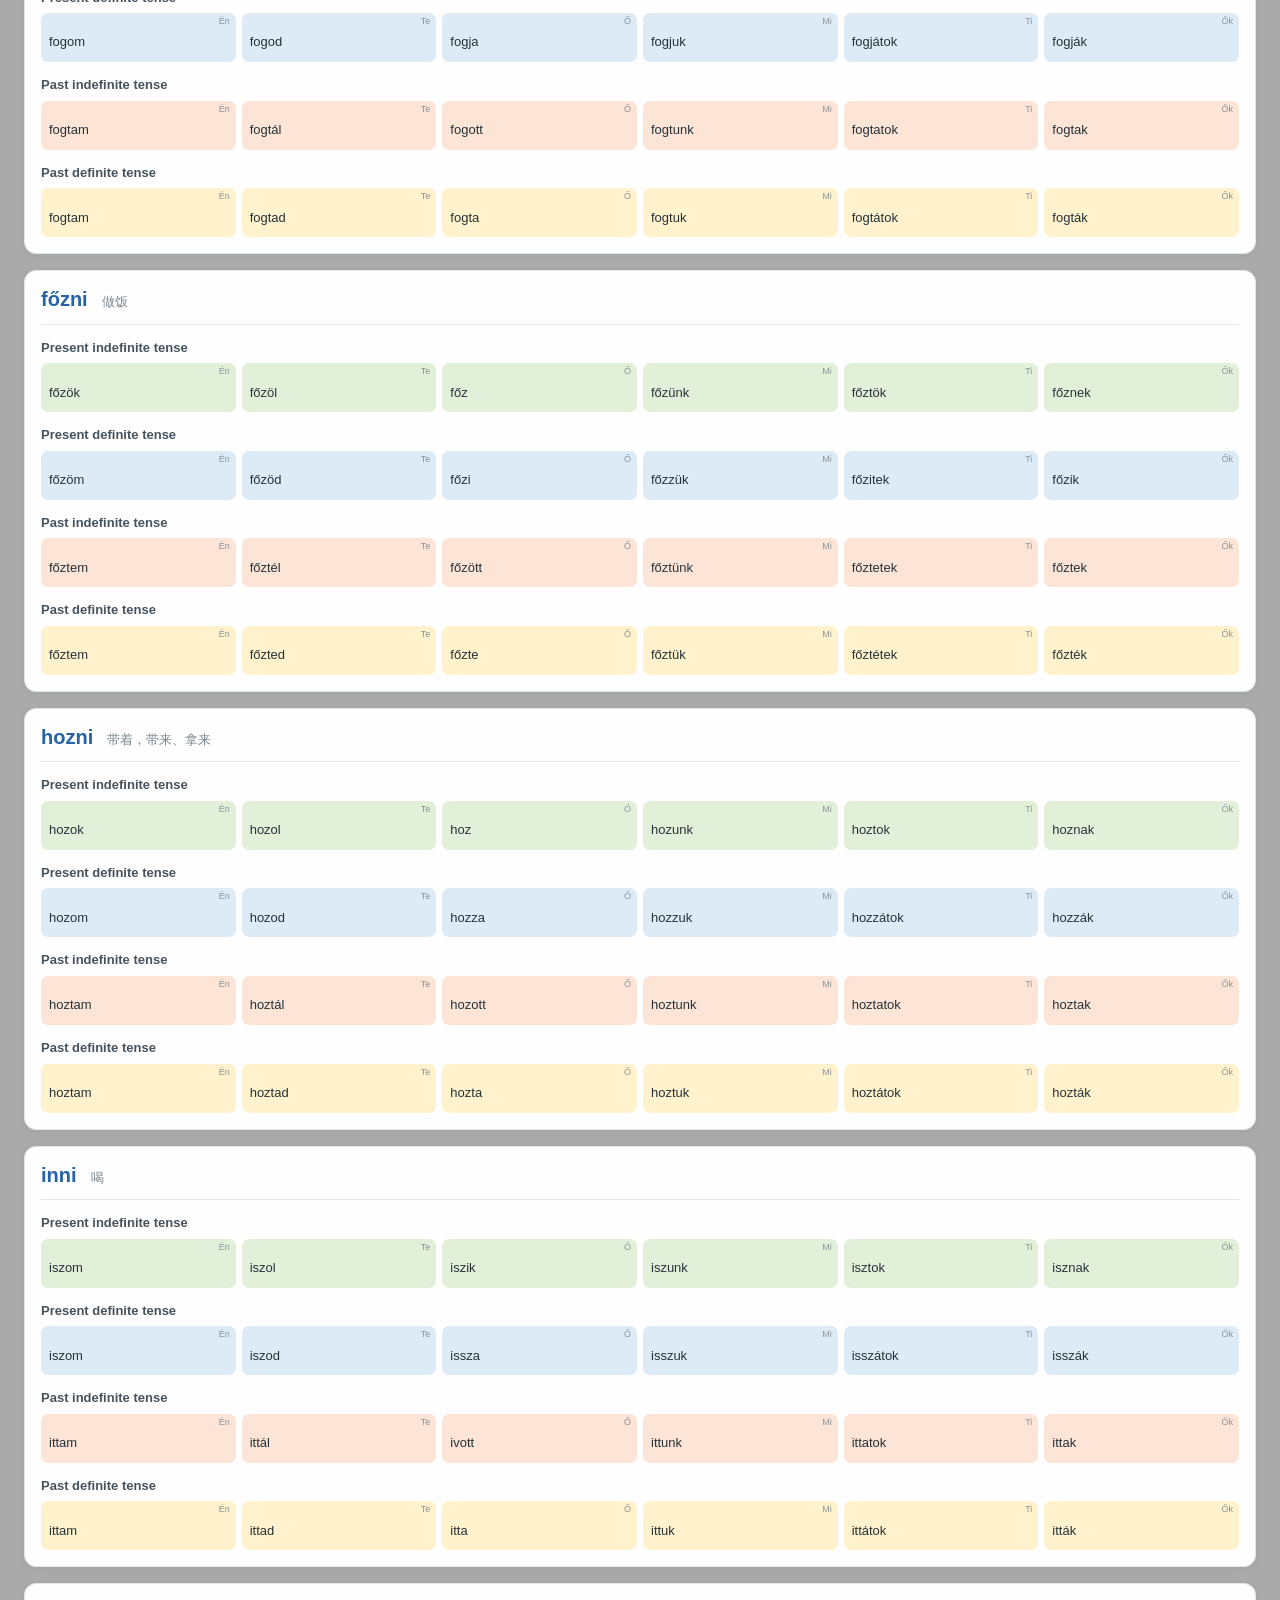
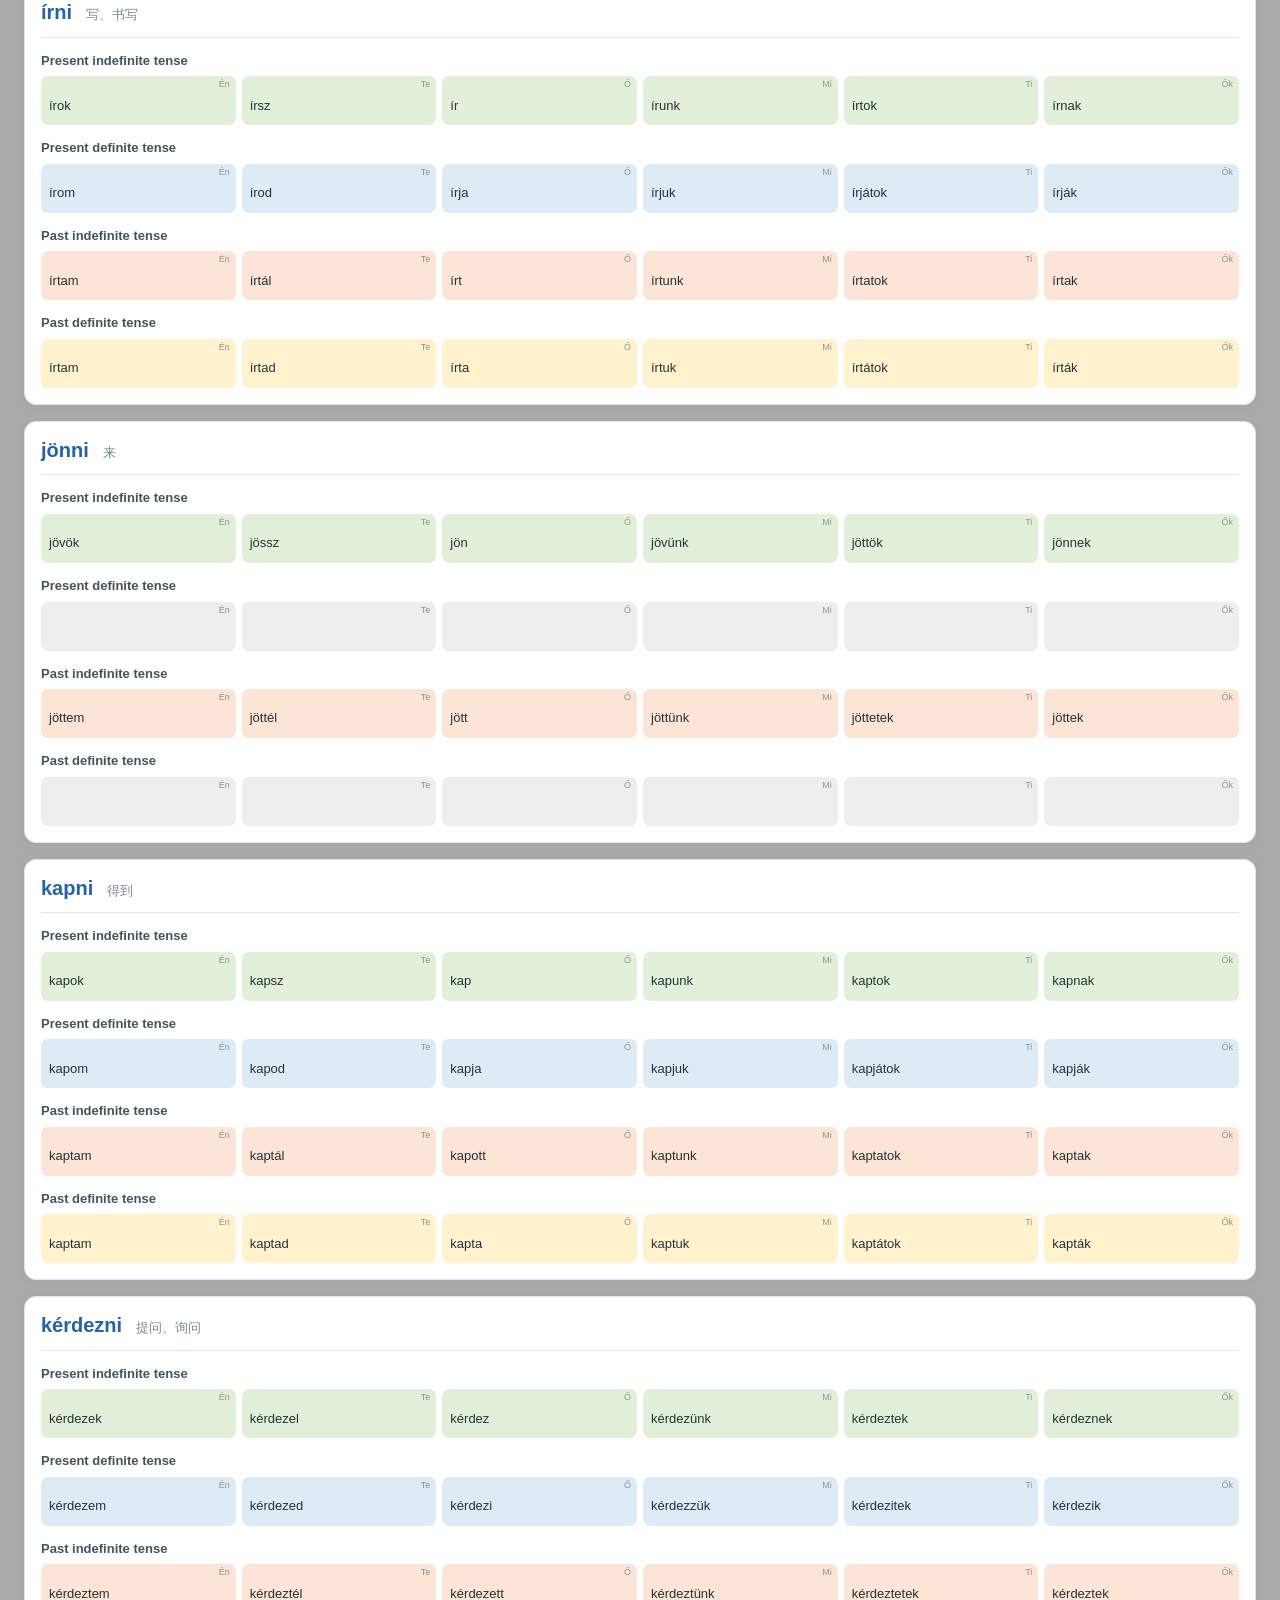
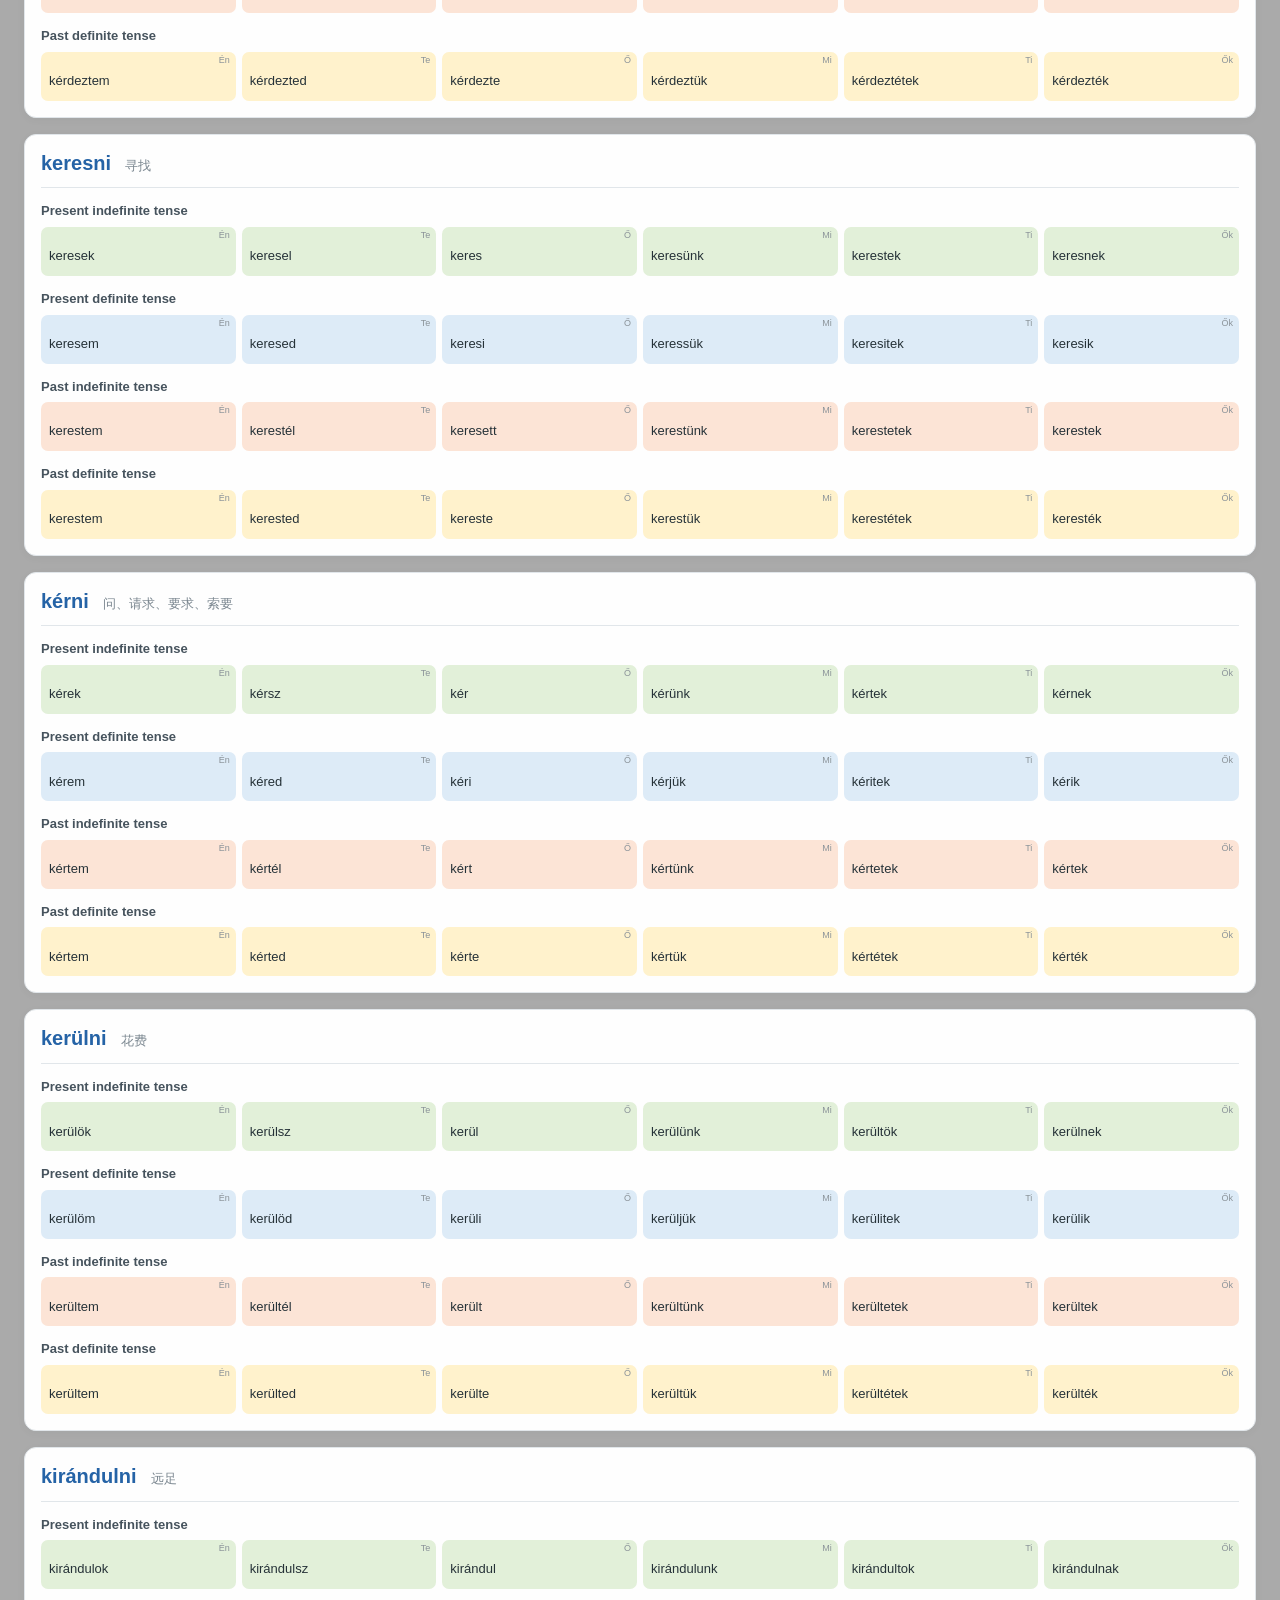
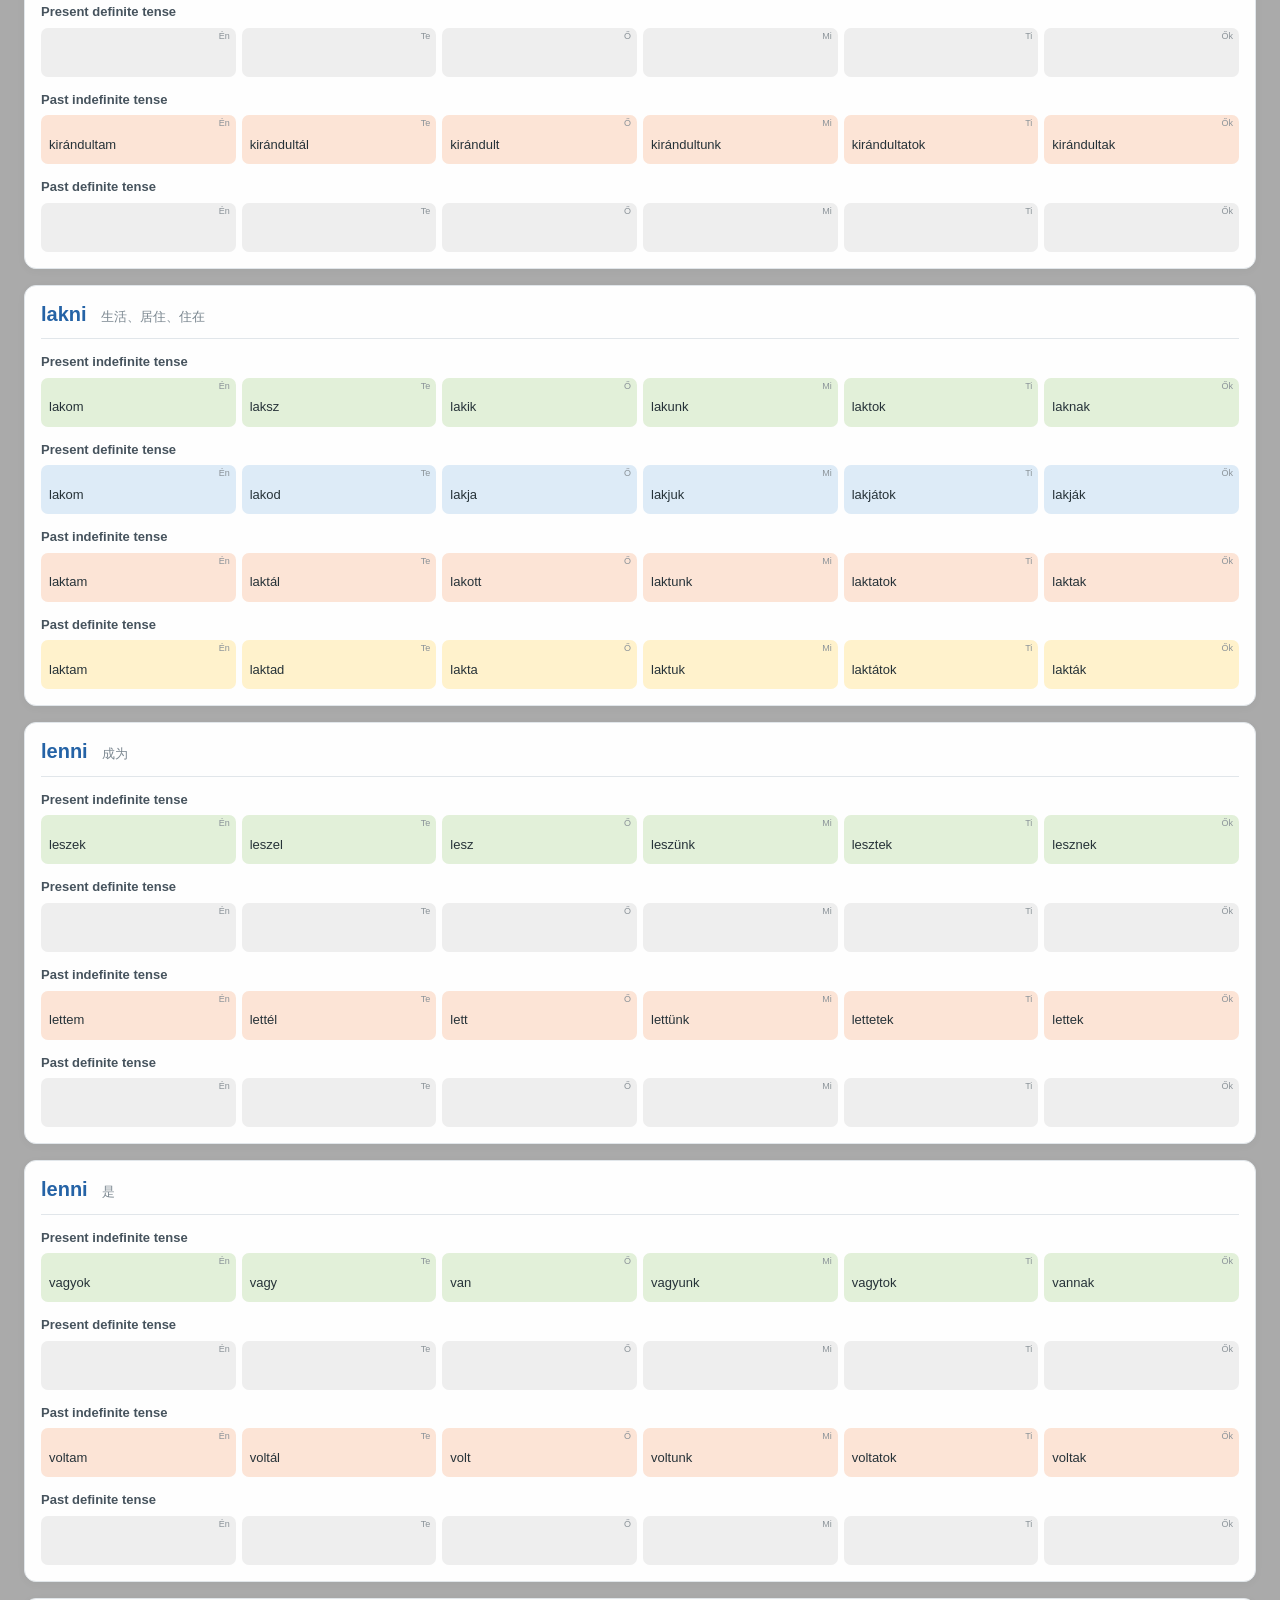
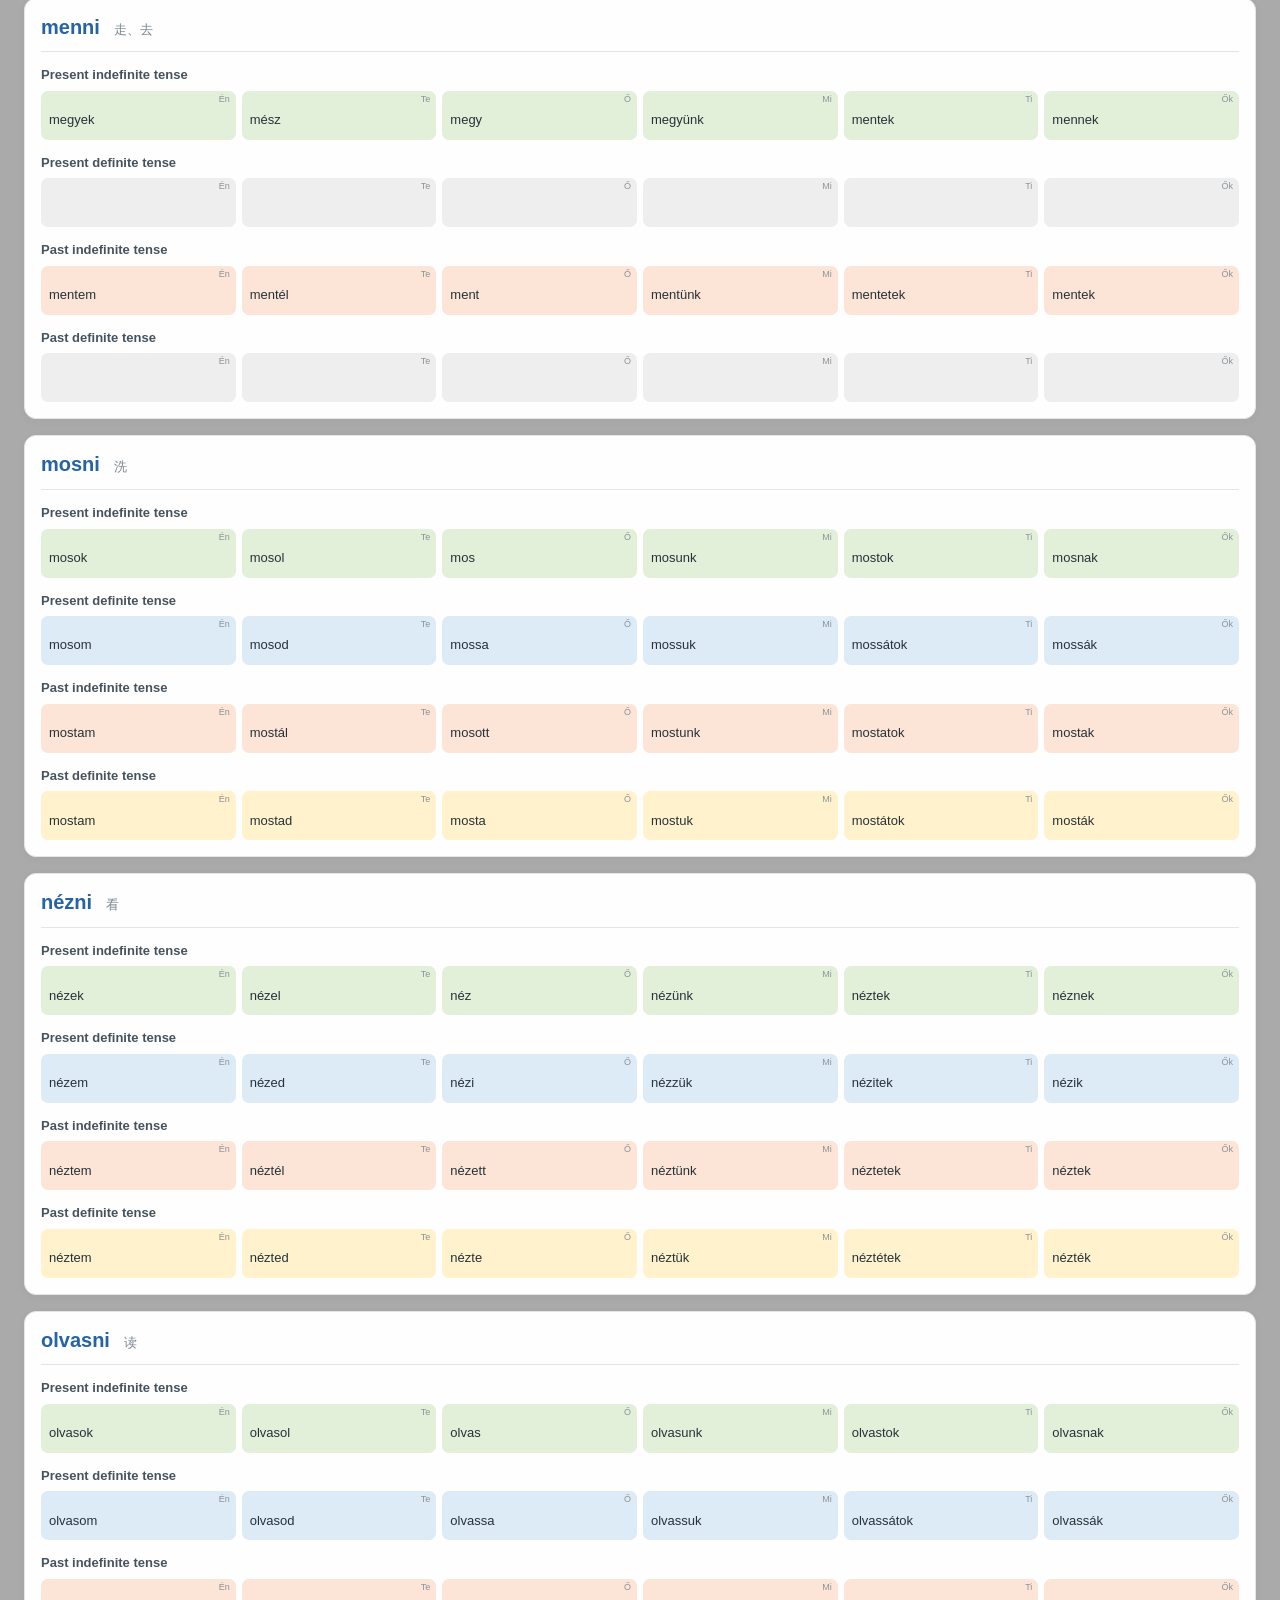
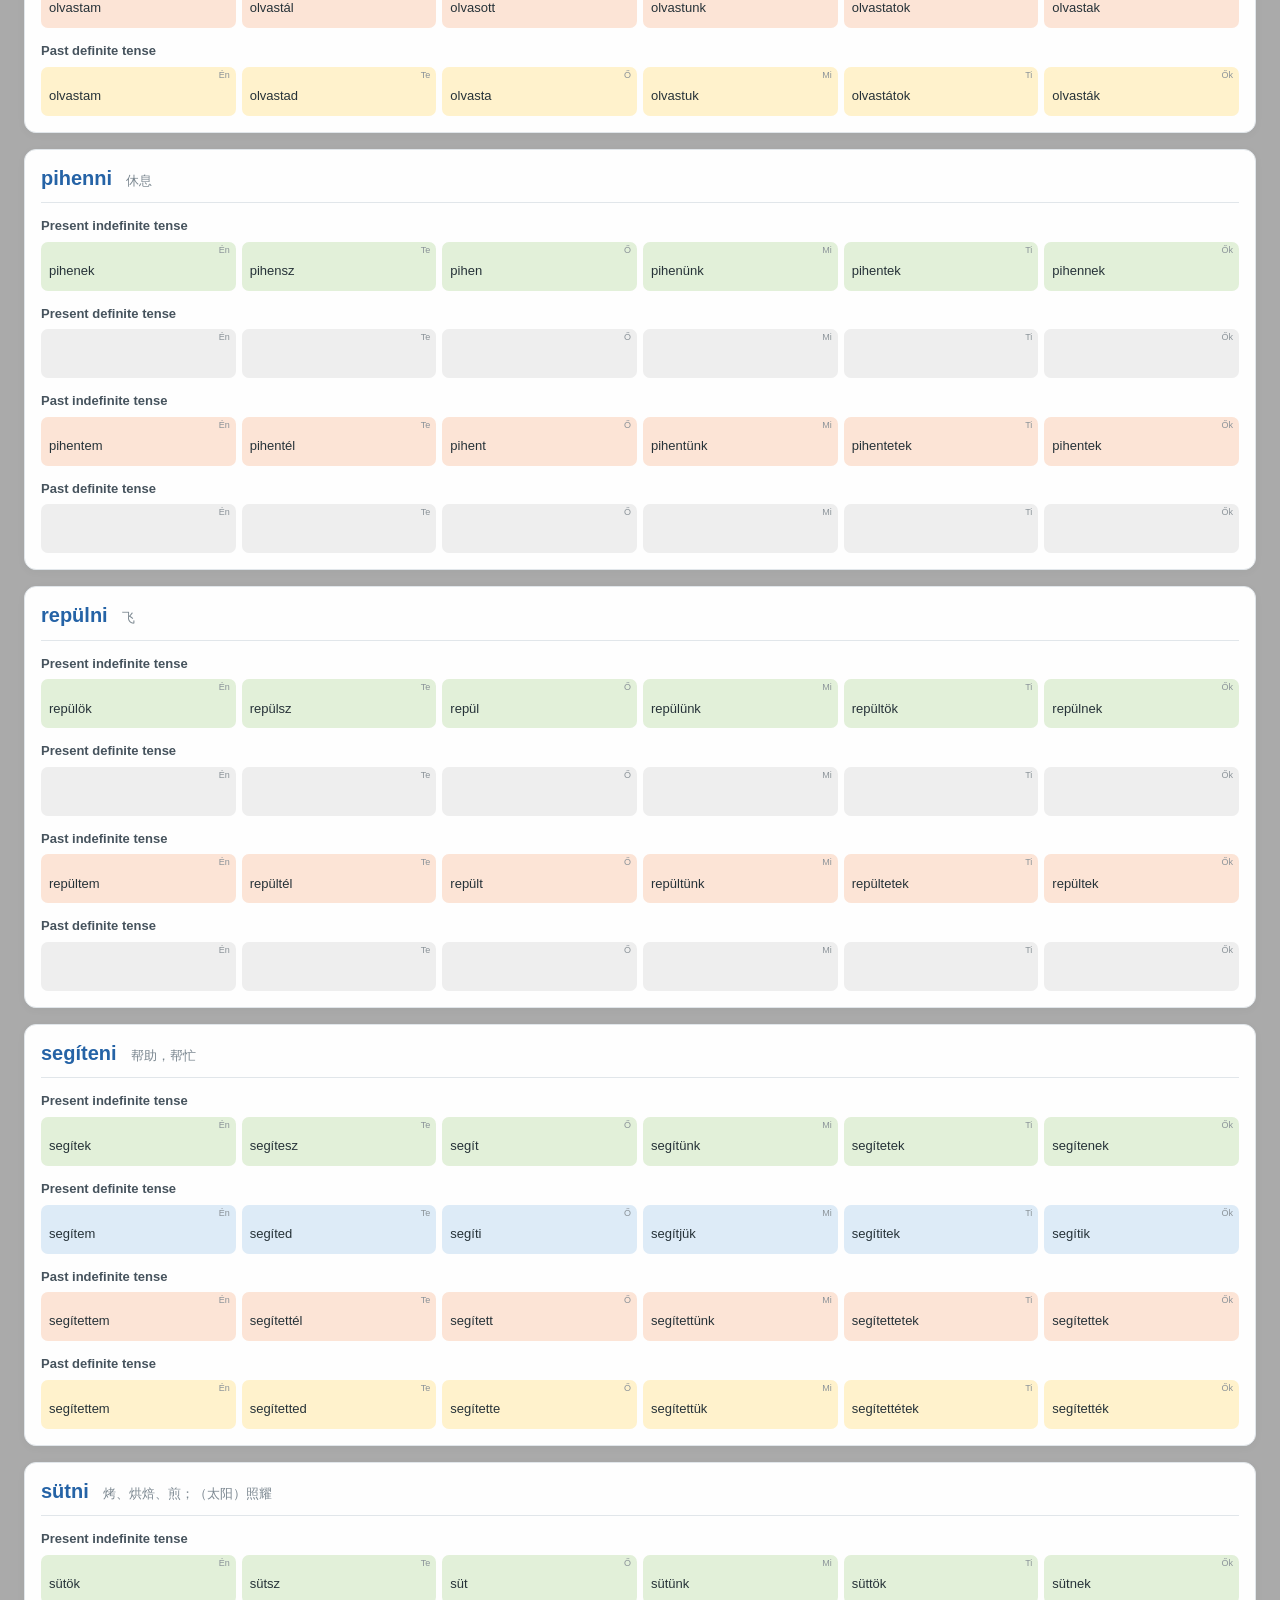
<file: hungarian/verb/verb.html>
<!doctype html>
<html lang="en">
<head>
  <meta charset="utf-8">
  <meta name="viewport" content="width=device-width, initial-scale=1">
  <meta name="description" content="Hungarian verb conjugation reference">
  <meta http-equiv="Cache-Control" content="no-cache, no-store, must-revalidate">
  <meta http-equiv="Pragma" content="no-cache">
  <meta http-equiv="Expires" content="0">

  <title>Verb</title>

  <link rel="stylesheet" href="verb11.css">
  <script src="verb11.js" defer></script>
</head>
<body>
  <main class="page">
    <header class="page-header">
      <div>
        <h1>Hungarian Verb Encyclopedia</h1>
        <p class="page-subtitle">Hungarian verb conjugations · 匈牙利语动词变位</p>
      </div>
      <div class="verb-count" id="verb-count" aria-live="polite"></div>
    </header>

    <section id="verb-list" class="verb-list" aria-label="Hungarian verbs">
      <noscript>This page requires JavaScript. Please enable JavaScript in your browser.</noscript>
    </section>

    <footer class="page-footer">
      <span>Data is stored locally.</span>
    </footer>
  </main>
</body>
</html>
</file>
<file: style5.css>
/* =========================================================
   外语学习网页 - 样式配置
   常用的字体、颜色、尺寸都集中在 :root，方便统一修改。
   ========================================================= */

:root {
  /* 页面 */
  --page-bg: #f3f6fa;
  --page-width: 1080px;
  --page-font: "Segoe UI", "Noto Sans SC", "Microsoft YaHei", sans-serif;
  --text-color: #273449;
  --muted-color: #778398;

  /* 页头 */
  --header-bg: #243b55;
  --header-title-color: #ffffff;
  --header-subtitle-color: #d7e2ef;

  /* 课文卡片 */
  --card-bg: #ffffff;
  --card-border: #e4eaf1;
  --card-radius: 16px;
  --card-shadow: 0 5px 18px rgba(34, 54, 78, 0.055);
  --card-title-color: #243b55;
  --card-title-size: 1.12rem;
  --card-content-color: #35445a;
  --card-content-size: 1rem;
  --card-line-height: 1.85;
  --divider-color: #e9edf3;

  /* 播放按钮 */
  --play-bg: #e7f2ff;
  --play-hover-bg: #d7eaff;
  --play-color: #1769aa;
  --stop-bg: #fff0ed;
  --stop-hover-bg: #ffe1dc;
  --stop-color: #c34d3d;
  --button-radius: 11px;

  /* 间距 */
  --card-padding: 20px;
  --card-gap: 16px;
}

* {
  box-sizing: border-box;
}

html {
  -webkit-text-size-adjust: 100%;
  text-size-adjust: 100%;
}

body {
  margin: 0;
  background: var(--page-bg);
  color: var(--text-color);
  font-family: var(--page-font);
  font-size: 16px;
}

.site-header {
  background: var(--header-bg);
  color: var(--header-title-color);
  padding: 38px 22px 34px;
}

.header-inner,
.page-content {
  width: min(var(--page-width), calc(100% - 40px));
  margin: 0 auto;
}

.eyebrow {
  margin: 0 0 9px;
  color: #a9c5e2;
  font-size: 0.72rem;
  font-weight: 700;
  letter-spacing: 0.17em;
}

.site-header h1 {
  margin: 0;
  color: var(--header-title-color);
  font-size: clamp(1.7rem, 4vw, 2.25rem);
  font-weight: 700;
  letter-spacing: 0.02em;
}

.subtitle {
  margin: 10px 0 0;
  color: var(--header-subtitle-color);
  font-size: 0.95rem;
  line-height: 1.6;
}

.page-content {
  padding: 30px 0 48px;
}

.list-heading {
  display: flex;
  align-items: baseline;
  justify-content: space-between;
  gap: 12px;
  margin: 0 2px 17px;
}

.list-heading h2 {
  margin: 0;
  color: #2b3d54;
  font-size: 1.2rem;
}

.lesson-count {
  margin: 0;
  color: var(--muted-color);
  font-size: 0.85rem;
}

.lesson-list {
  display: grid;
  grid-template-columns: 1fr;
  gap: var(--card-gap);
}

.lesson-card {
  min-width: 0;
  overflow: hidden;
  padding: var(--card-padding);
  background: var(--card-bg);
  border: 1px solid var(--card-border);
  border-radius: var(--card-radius);
  box-shadow: var(--card-shadow);
}

.lesson-card-header {
  display: flex;
  align-items: center;
  gap: 14px;
  min-width: 0;
}

.audio-controls {
  display: flex;
  flex: 0 0 auto;
  align-items: center;
  gap: 8px;
}

.audio-button {
  display: inline-flex;
  width: 56px;
  height: 42px;
  align-items: center;
  justify-content: center;
  padding: 0;
  border: 0;
  border-radius: var(--button-radius);
  cursor: pointer;
  -webkit-tap-highlight-color: transparent;
  touch-action: manipulation;
  transition: background-color 140ms ease, transform 140ms ease;
}

.audio-button:active {
  transform: scale(0.96);
}

.audio-button:focus-visible {
  outline: 3px solid rgba(36, 119, 190, 0.35);
  outline-offset: 3px;
}

.play-button {
  background: var(--play-bg);
  color: var(--play-color);
}

.play-button:hover {
  background: var(--play-hover-bg);
}

.stop-button {
  background: var(--stop-bg);
  color: var(--stop-color);
}

.stop-button:hover {
  background: var(--stop-hover-bg);
}

.audio-button svg {
  display: block;
  width: 20px;
  height: 20px;
  fill: currentColor;
}

.stop-button svg {
  width: 16px;
  height: 16px;
}

.lesson-title {
  min-width: 0;
  margin: 0;
  color: var(--card-title-color);
  font-size: var(--card-title-size);
  font-weight: 700;
  line-height: 1.4;
  overflow-wrap: anywhere;
}

.lesson-divider {
  height: 1px;
  margin: 9px 0 9px;
  background: var(--divider-color);
  border: 0;
}

.lesson-content {
  color: var(--card-content-color);
  font-size: var(--card-content-size);
  line-height: var(--card-line-height);
  overflow-wrap: anywhere;
  white-space: pre-line;
}

.lesson-content p {
  margin: 0 0 0.75em;
}

.lesson-content p:last-child {
  margin-bottom: 0;
}

.speaker {
  color: #2478c5;
  font-weight: 800;
}

.loading-message,
.empty-message {
  padding: 24px;
  color: var(--muted-color);
  text-align: center;
}

.site-footer {
  padding: 22px 20px 30px;
  color: #8a96a8;
  font-size: 0.8rem;
  text-align: center;
}

.site-footer p {
  margin: 0;
}

/* 平板 */
@media (min-width: 700px) {
  .site-header {
    padding-top: 46px;
    padding-bottom: 42px;
  }

  .page-content {
    padding-top: 36px;
  }

  .lesson-card {
    padding: 23px 25px;
  }

  .lesson-content {
    font-size: 1.03rem;
  }
}

/* 手机：保持按钮足够大，标题和按钮允许自然换行 */
@media (max-width: 480px) {
  .header-inner,
  .page-content {
    width: calc(100% - 24px);
  }

  .site-header {
    padding: 29px 12px 27px;
  }

  .page-content {
    padding-top: 23px;
  }

  .lesson-card {
    padding: 15px 13px 17px;
    border-radius: 13px;
  }

  .lesson-card-header {
    gap: 10px;
  }

  .audio-controls {
    gap: 6px;
  }

  .audio-button {
    width: 52px;
    height: 44px;
    border-radius: 10px;
  }

  .lesson-title {
    font-size: 1.02rem;
  }

  .lesson-divider {
    margin: 14px 0 12px;
  }

  .lesson-content {
    font-size: 0.97rem;
    line-height: 1.8;
  }
}

@media (prefers-reduced-motion: reduce) {
  *,
  *::before,
  *::after {
    scroll-behavior: auto !important;
    transition-duration: 0.01ms !important;
  }
}
</file>
<file: hungarian/verb/verb11.css>
/* ==========================================================
   Hungarian Verb Encyclopedia
   Eight background colors are managed here.
   ========================================================== */

:root {
    --tense-1: #E2F0D9;
    --tense-2: #DDEBF7;
    --tense-3: #FCE4D6;
    --tense-4: #FFF2CC;
    --tense-5: #E4DFEC;
    --empty-cell: #EEEEEE;
    --card-bg: #FEFEFE;
    --page-bg: #AAAAAA;

    --text-main: #263238;
    --text-muted: #7B8790;
    --border-color: #E1E6EA;

    --identity-width: 118px;
    --card-radius: 12px;
    --cell-radius: 7px;
    --page-width: 1500px;
}

* {
    box-sizing: border-box;
}

html {
    min-width: 320px;
    background: var(--page-bg);
}

body {
    margin: 0;
    padding: 24px;
    background: var(--page-bg);
    color: var(--text-main);
    font-family:
        Inter, "Segoe UI", "Noto Sans", Arial, sans-serif;
    line-height: 1.45;
}

.page {
    width: min(100%, var(--page-width));
    margin: 0 auto;
}

.page-header {
    display: flex;
    align-items: flex-end;
    justify-content: space-between;
    gap: 16px;
    margin: 0 0 20px;
}

.page-header h1 {
    margin: 0;
    font-size: clamp(22px, 3vw, 30px);
    line-height: 1.2;
    font-weight: 700;
    letter-spacing: -0.5px;
}

.page-subtitle {
    margin: 6px 0 0;
    color: var(--text-muted);
    font-size: 13px;
}

.verb-count {
    flex: 0 0 auto;
    color: var(--text-muted);
    font-size: 12px;
    white-space: nowrap;
}

.verb-list {
    display: flex;
    flex-direction: column;
    gap: 16px;
}

/* Each card now has a horizontal heading row above the tenses. */
.verb-card {
    display: flex;
    flex-direction: column;
    gap: 14px;
    padding: 16px;
    background: var(--card-bg);
    border: 1px solid var(--border-color);
    border-radius: var(--card-radius);
    box-shadow: 0 2px 8px rgb(30 45 55 / 4%);
}

/* Infinitive and translation sit side by side; divider is below. */
.verb-identity {
    display: flex;
    flex-direction: row;
    align-items: baseline;
    justify-content: flex-start;
    gap: 14px;
    min-width: 0;
    padding: 0 0 12px;
    border-right: none;
    border-bottom: 1px solid var(--border-color);
}

.verb-infinitive {
    flex: 0 0 auto;
    margin: 0;
    color: #2563A6;
    font-size: clamp(15px, 2vw, 20px);
    line-height: 1.2;
    white-space: nowrap;
    overflow-wrap: normal;
}

.verb-meaning {
    margin: 0;
    color: var(--text-muted);
    font-size: 13px;
    line-height: 1.5;
    overflow-wrap: anywhere;
}

.verb-tenses {
    display: flex;
    flex-direction: column;
    gap: 14px;
    min-width: 0;
}

.tense-block {
    min-width: 0;
}

.tense-title {
    margin: 0 0 7px;
    color: #46535D;
    font-size: 13px;
    line-height: 1.35;
    font-weight: 650;
}

.conjugation-grid {
    display: grid;
    grid-template-columns: repeat(6, minmax(0, 1fr));
    gap: 6px;
}

.conjugation-cell {
    position: relative;
    display: flex;
    align-items: center;
    justify-content: flex-start;
    min-width: 0;
    min-height: 49px;
    padding: 17px 8px 7px;
    border-radius: var(--cell-radius);
    overflow: hidden;
}

.tense-color-1 { background: var(--tense-1); }
.tense-color-2 { background: var(--tense-2); }
.tense-color-3 { background: var(--tense-3); }
.tense-color-4 { background: var(--tense-4); }
.tense-color-5 { background: var(--tense-5); }
.empty-cell { background: var(--empty-cell); }

.person-label {
    position: absolute;
    top: 3px;
    right: 6px;
    color: #8A9298;
    font-size: 9px;
    line-height: 1.2;
    font-weight: 500;
}

.form-value {
    display: block;
    width: 100%;
    color: #263238;
    font-size: 13px;
    line-height: 1.25;
    text-align: left;
    overflow-wrap: anywhere;
    word-break: normal;
}

.empty-cell .form-value {
    color: transparent;
}

.page-footer {
    padding: 18px 2px 4px;
    color: #929BA2;
    font-size: 11px;
    text-align: center;
}

/* Tablet and mobile: six persons become three columns x two rows. */
@media (max-width: 1099px) {
    body {
        padding: 18px;
    }

    .conjugation-grid {
        grid-template-columns: repeat(3, minmax(0, 1fr));
    }
}

/* Phones */
@media (max-width: 600px) {
    :root {
        --card-radius: 10px;
    }

    body {
        padding: 10px;
    }

    .page-header {
        align-items: flex-start;
        margin-bottom: 14px;
    }

    .page-header h1 {
        font-size: 21px;
    }

    .page-subtitle {
        font-size: 11px;
    }

    .verb-list {
        gap: 11px;
    }

    .verb-card {
        gap: 12px;
        padding: 10px;
    }

    .verb-identity {
        gap: 10px;
        padding-bottom: 9px;
    }

    .verb-infinitive {
        font-size: 18px;
    }

    .verb-meaning {
        font-size: 11px;
    }

    .verb-tenses {
        gap: 12px;
    }

    .tense-title {
        font-size: 11px;
        margin-bottom: 6px;
    }

    .conjugation-grid {
        gap: 4px;
    }

    .conjugation-cell {
        min-height: 45px;
        padding: 16px 5px 6px;
        border-radius: 6px;
    }

    .person-label {
        top: 3px;
        right: 4px;
        font-size: 8px;
    }

    .form-value {
        font-size: 11px;
    }
}

/* Very narrow phones */
@media (max-width: 360px) {
    body {
        padding: 7px;
    }

    .verb-card {
        gap: 10px;
        padding: 8px;
    }

    .verb-identity {
        gap: 8px;
    }

    .conjugation-cell {
        padding-left: 4px;
        padding-right: 4px;
    }

    .form-value {
        font-size: 10px;
    }
}
</file>
